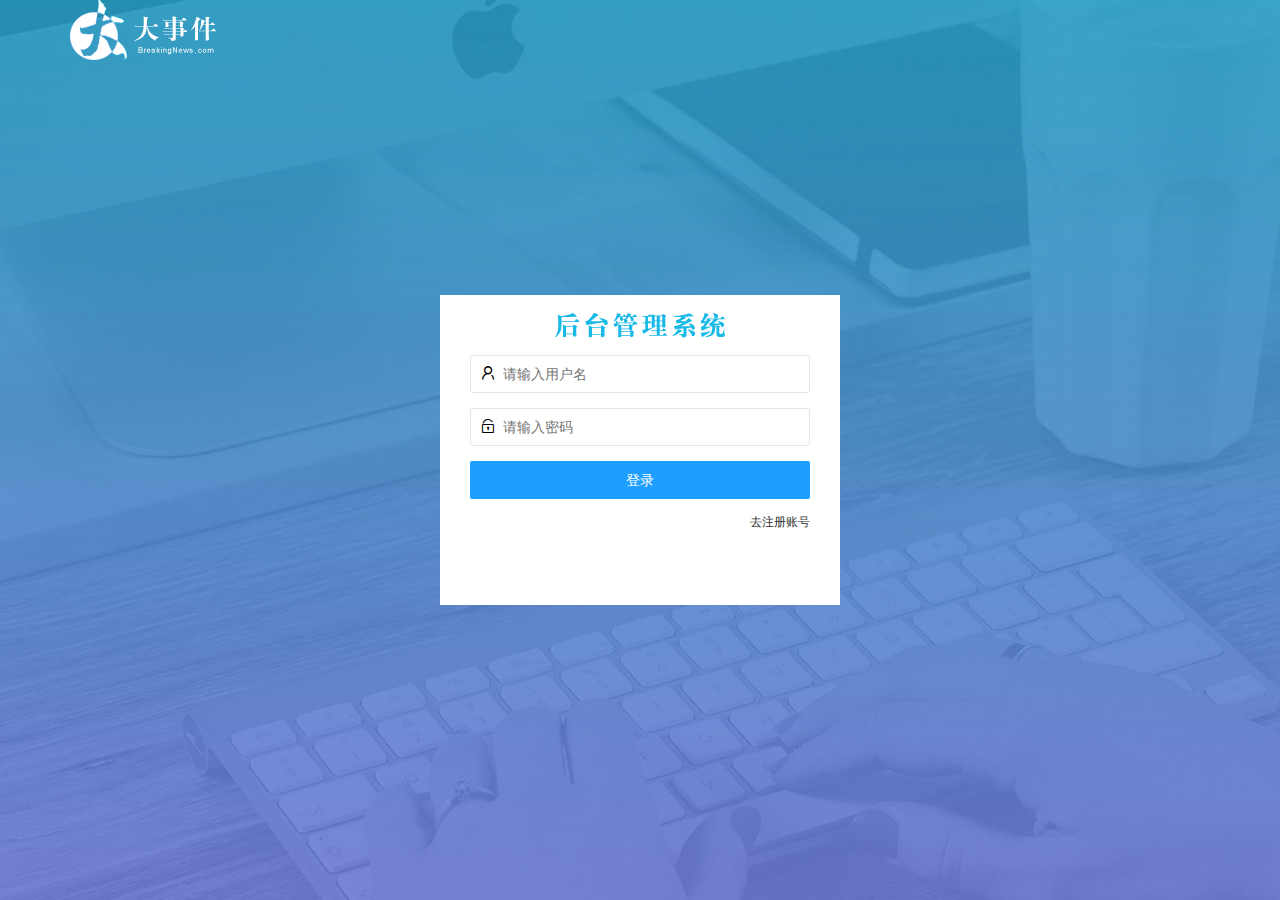
<file: login.html>
<!DOCTYPE html>
<html lang="en">

<head>
    <meta charset="UTF-8" />
    <meta http-equiv="X-UA-Compatible" content="IE=edge" />
    <meta name="viewport" content="width=device-width, initial-scale=1.0" />
    <title>大事件-登录</title>
    <!-- 导入 LayUI 样式 -->
    <link rel="stylesheet" href="/assets/lib/layui/css/layui.css" />
    <!-- 导入自定义样式 -->
    <link rel="stylesheet" href="/assets/css/login.css" />
</head>

<body>
    <!-- 头部 logo 区域 -->
    <div class="layui-main">
        <img src="/assets/images/logo.png" alt="" />
    </div>

    <!-- 登录注册区域 -->
    <div class="loginAndRegBox">
        <!-- 登录标题 -->
        <div class="title-box"></div>
        <!-- 登录 -->
        <div class="login-box">
            <form class="layui-form" id="form_login">

                <!-- 用户名 -->
                <div class="layui-form-item">
                    <i class="layui-icon layui-icon-username"></i>
                    <input type="text" name="username" required lay-verify="required" placeholder="请输入用户名"
                        autocomplete="off" class="layui-input" />
                </div>

                <!-- 密码 -->
                <div class="layui-form-item">
                    <i class="layui-icon layui-icon-password"></i>
                    <input type="password" name="password" required lay-verify="required" placeholder="请输入密码"
                        autocomplete="off" class="layui-input" />
                </div>

                <!-- 登录按钮 -->
                <div class="layui-form-item">
                    <!-- 注意：表单提交按钮和普通按钮的区别，就是 lay-submit 属性 -->
                    <button class="layui-btn layui-btn-normal layui-btn-fluid" lay-submit>
                        登录
                    </button>
                </div>
                <div class="layui-form-item link">
                    <a href="javascript:;" id="link_reg">去注册账号</a>
                </div>
            </form>
        </div>
        <!-- 注册 -->
        <div class="reg-box">
            <form class="layui-form" id="form_reg">
                <!-- 用户名 -->
                <div class="layui-form-item">
                    <i class="layui-icon layui-icon-username"></i>
                    <input type="text" name="username" required lay-verify="required" placeholder="请输入用户名"
                        autocomplete="off" class="layui-input" />
                </div>

                <!-- 密码 -->
                <div class="layui-form-item">
                    <i class="layui-icon layui-icon-password"></i>
                    <input type="password" name="password" required lay-verify="required|pwd" placeholder="请输入密码"
                        autocomplete="off" class="layui-input" />
                </div>

                <!-- 确认密码 -->
                <div class="layui-form-item">
                    <i class="layui-icon layui-icon-password"></i>
                    <input type="password" name="repassword" required lay-verify="required|pwd|repwd" placeholder="再次确认密码"
                        autocomplete="off" class="layui-input" />
                </div>

                <!-- 注册按钮 -->
                <div class="layui-form-item">
                    <!-- 注意：表单提交按钮和普通按钮的区别，就是 lay-submit 属性 -->
                    <button class="layui-btn layui-btn-normal layui-btn-fluid" lay-submit>
                        注册
                    </button>
                </div>
                <div class="layui-form-item link">
                    <a href="javascript:;" id="link_login">去登录</a>
                </div>
            </form>
        </div>
    </div>
</body>
<!-- 引入 layui 的js -->
<script src="/assets/lib/layui/layui.all.js"></script>
<!-- 引入 jQuery -->
<script src="/assets/lib/jquery.js"></script>
<script src="/assets/js/baseAPI.js"></script>
<!-- 引入自己的js -->
<script src="/assets/js/login.js"></script>

</html>
</file>
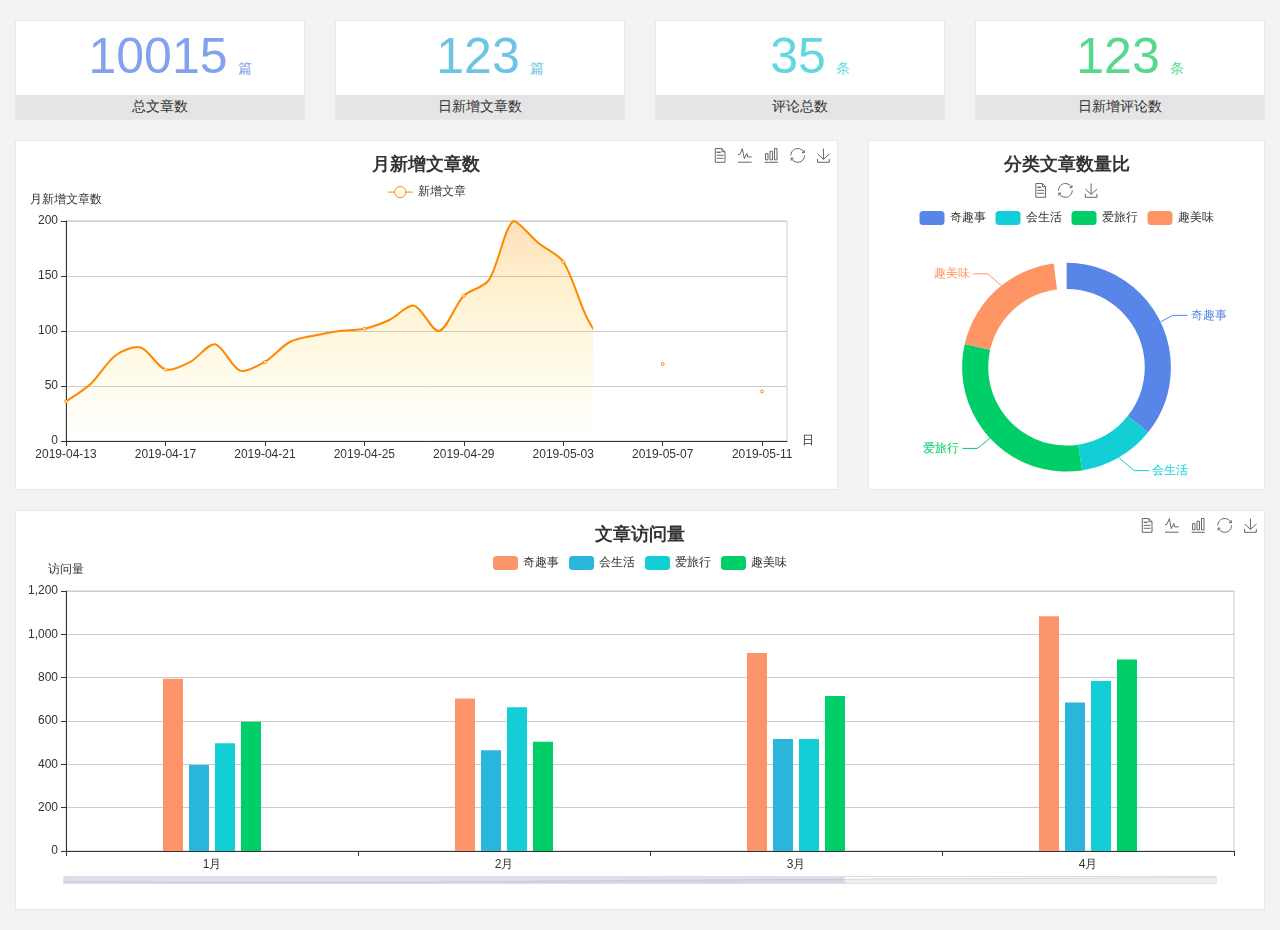
<file: home/dashboard.html>
<!DOCTYPE html>
<html lang="en">

<head>
  <meta charset="UTF-8">
  <meta name="viewport" content="width=device-width, initial-scale=1.0">
  <meta http-equiv="X-UA-Compatible" content="ie=edge">
  <title>图表统计</title>
  <link rel="stylesheet" href="../../assets/lib/bootstrap.css" />
  <link rel="stylesheet" href="../../assets/lib/main.css" />
  <script src="../../assets/lib/jquery.js"></script>
  <script type="text/javascript" src="../../assets/lib/echarts.min.js"></script>
</head>

<body>
  <div class="container-fluid">
    <div class="row spannel_list">
      <div class="col-sm-3 col-xs-6">
        <div class="spannel">
          <em>10015</em><span>篇</span>
          <b>总文章数</b>
        </div>
      </div>
      <div class="col-sm-3 col-xs-6">
        <div class="spannel scolor01">
          <em>123</em><span>篇</span>
          <b>日新增文章数</b>
        </div>
      </div>
      <div class="col-sm-3 col-xs-6">
        <div class="spannel scolor02">
          <em>35</em><span>条</span>
          <b>评论总数</b>
        </div>
      </div>
      <div class="col-sm-3 col-xs-6">
        <div class="spannel scolor03">
          <em>123</em><span>条</span>
          <b>日新增评论数</b>
        </div>
      </div>
    </div>
  </div>

  <div class="container-fluid">
    <div class="row curve-pie">
      <div class="col-lg-8 col-md-8">
        <div class="gragh_pannel" id="curve_show"></div>
      </div>
      <div class="col-lg-4 col-md-4">
        <div class="gragh_pannel" id="pie_show"></div>
      </div>
    </div>
  </div>

  <div class="container-fluid">
    <div class="column_pannel" id="column_show"></div>
  </div>

  <script>
    var oChart = echarts.init(document.getElementById('curve_show'));
    var aList_all = [
      { 'count': 36, 'date': '2019-04-13' },
      { 'count': 52, 'date': '2019-04-14' },
      { 'count': 78, 'date': '2019-04-15' },
      { 'count': 85, 'date': '2019-04-16' },
      { 'count': 65, 'date': '2019-04-17' },
      { 'count': 72, 'date': '2019-04-18' },
      { 'count': 88, 'date': '2019-04-19' },
      { 'count': 64, 'date': '2019-04-20' },
      { 'count': 72, 'date': '2019-04-21' },
      { 'count': 90, 'date': '2019-04-22' },
      { 'count': 96, 'date': '2019-04-23' },
      { 'count': 100, 'date': '2019-04-24' },
      { 'count': 102, 'date': '2019-04-25' },
      { 'count': 110, 'date': '2019-04-26' },
      { 'count': 123, 'date': '2019-04-27' },
      { 'count': 100, 'date': '2019-04-28' },
      { 'count': 132, 'date': '2019-04-29' },
      { 'count': 146, 'date': '2019-04-30' },
      { 'count': 200, 'date': '2019-05-01' },
      { 'count': 180, 'date': '2019-05-02' },
      { 'count': 163, 'date': '2019-05-03' },
      { 'count': 110, 'date': '2019-05-04' },
      { 'count': 80, 'date': '2019-05-05' },
      { 'count': 82, 'date': '2019-05-06' },
      { 'count': 70, 'date': '2019-05-07' },
      { 'count': 65, 'date': '2019-05-08' },
      { 'count': 54, 'date': '2019-05-09' },
      { 'count': 40, 'date': '2019-05-10' },
      { 'count': 45, 'date': '2019-05-11' },
      { 'count': 38, 'date': '2019-05-12' },
    ];

    let aCount = [];
    let aDate = [];

    for (var i = 0; i < aList_all.length; i++) {
      aCount.push(aList_all[i].count);
      aDate.push(aList_all[i].date);
    }

    var chartopt = {
      title: {
        text: '月新增文章数',
        left: 'center',
        top: '10'
      },
      tooltip: {
        trigger: 'axis'
      },
      legend: {
        data: ['新增文章'],
        top: '40'
      },
      toolbox: {
        show: true,
        feature: {
          mark: { show: true },
          dataView: { show: true, readOnly: false },
          magicType: { show: true, type: ['line', 'bar'] },
          restore: { show: true },
          saveAsImage: { show: true }
        }
      },
      calculable: true,
      xAxis: [
        {
          name: '日',
          type: 'category',
          boundaryGap: false,
          data: aDate
        }
      ],
      yAxis: [
        {
          name: '月新增文章数',
          type: 'value'
        }
      ],
      series: [
        {
          name: '新增文章',
          type: 'line',
          smooth: true,
          itemStyle: { normal: { areaStyle: { type: 'default' }, color: '#f80' }, lineStyle: { color: '#f80' } },
          data: aCount
        }],
      areaStyle: {
        normal: {
          color: new echarts.graphic.LinearGradient(0, 0, 0, 1, [{
            offset: 0,
            color: 'rgba(255,136,0,0.39)'
          }, {
            offset: .34,
            color: 'rgba(255,180,0,0.25)'
          }, {
            offset: 1,
            color: 'rgba(255,222,0,0.00)'
          }])

        }
      },
      grid: {
        show: true,
        x: 50,
        x2: 50,
        y: 80,
        height: 220
      }
    };

    oChart.setOption(chartopt);


    var oPie = echarts.init(document.getElementById('pie_show'));
    var oPieopt =
    {
      title: {
        top: 10,
        text: '分类文章数量比',
        x: 'center'
      },
      tooltip: {
        trigger: 'item',
        formatter: "{a} <br/>{b} : {c} ({d}%)"
      },
      color: ['#5885e8', '#13cfd5', '#00ce68', '#ff9565'],
      legend: {
        x: 'center',
        top: 65,
        data: ['奇趣事', '会生活', '爱旅行', '趣美味']
      },
      toolbox: {
        show: true,
        x: 'center',
        top: 35,
        feature: {
          mark: { show: true },
          dataView: { show: true, readOnly: false },
          magicType: {
            show: true,
            type: ['pie', 'funnel'],
            option: {
              funnel: {
                x: '25%',
                width: '50%',
                funnelAlign: 'left',
                max: 1548
              }
            }
          },
          restore: { show: true },
          saveAsImage: { show: true }
        }
      },
      calculable: true,
      series: [
        {
          name: '访问来源',
          type: 'pie',
          radius: ['45%', '60%'],
          center: ['50%', '65%'],
          data: [
            { value: 300, name: '奇趣事' },
            { value: 100, name: '会生活' },
            { value: 260, name: '爱旅行' },
            { value: 180, name: '趣美味' }
          ]
        }
      ]
    };
    oPie.setOption(oPieopt);



    var oColumn = this.echarts.init(document.getElementById('column_show'));
    var oColumnopt =
    {
      title: {
        text: '文章访问量',
        left: 'center',
        top: '10'
      },
      tooltip: {
        trigger: 'axis'
      },
      legend: {
        data: ['奇趣事', '会生活', '爱旅行', '趣美味'],
        top: '40'
      },
      toolbox: {
        show: true,
        feature: {
          mark: { show: true },
          dataView: { show: true, readOnly: false },
          magicType: { show: true, type: ['line', 'bar'] },
          restore: { show: true },
          saveAsImage: { show: true }
        }
      },
      calculable: true,
      xAxis: [
        {
          type: 'category',
          data: ['1月', '2月', '3月', '4月', '5月']
        }
      ],
      yAxis: [
        {
          name: '访问量',
          type: 'value'
        }
      ],
      series: [
        {
          name: '奇趣事',
          type: 'bar',
          barWidth: 20,
          itemStyle: {
            normal: { areaStyle: { type: 'default' }, color: '#fd956a' }
          },
          data: [800, 708, 920, 1090, 1200]
        },
        {
          name: '会生活',
          type: 'bar',
          barWidth: 20,
          itemStyle: {
            normal: { areaStyle: { type: 'default' }, color: '#2bb6db' }
          },
          data: [400, 468, 520, 690, 800]
        },
        {
          name: '爱旅行',
          type: 'bar',
          barWidth: 20,
          itemStyle: {
            normal: { areaStyle: { type: 'default' }, color: '#13cfd5' }
          },
          data: [500, 668, 520, 790, 900]
        },
        {
          name: '趣美味',
          type: 'bar',
          barWidth: 20,
          itemStyle: {
            normal: { areaStyle: { type: 'default' }, color: '#00ce68' }
          },
          data: [600, 508, 720, 890, 1000]
        }
      ],
      grid: {
        show: true,
        x: 50,
        x2: 30,
        y: 80,
        height: 260
      },
      dataZoom: [//给x轴设置滚动条
        {
          start: 0,//默认为0
          end: 100 - 1000 / 31,//默认为100
          type: 'slider',
          show: true,
          xAxisIndex: [0],
          handleSize: 0,//滑动条的 左右2个滑动条的大小
          height: 8,//组件高度
          left: 45, //左边的距离
          right: 50,//右边的距离
          bottom: 26,//右边的距离
          handleColor: '#ddd',//h滑动图标的颜色
          handleStyle: {
            borderColor: "#cacaca",
            borderWidth: "1",
            shadowBlur: 2,
            background: "#ddd",
            shadowColor: "#ddd",
          }
        }]
    };
    oColumn.setOption(oColumnopt);
  </script>
</body>

</html>
</file>
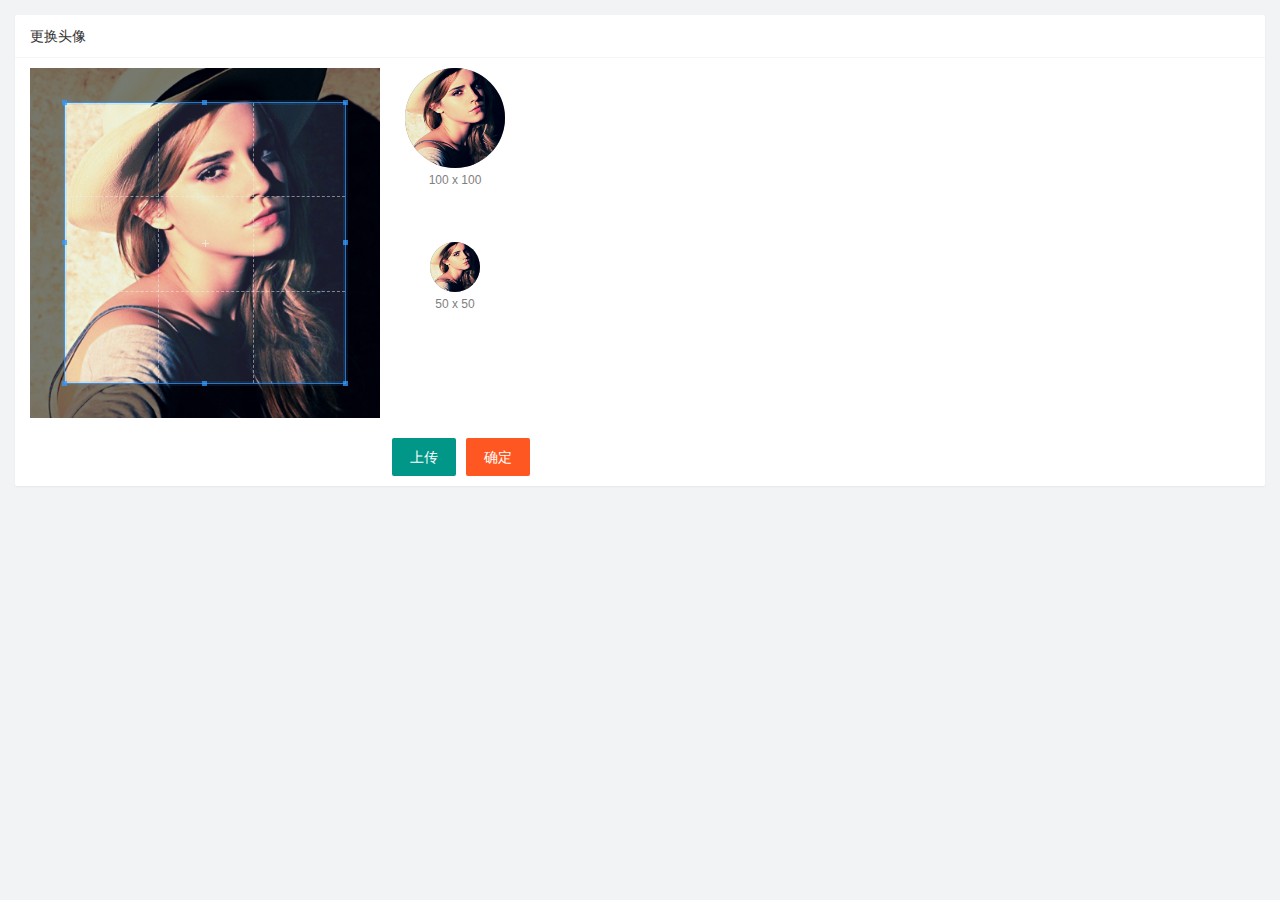
<file: user/user_avatar.html>
<!DOCTYPE html>
<html lang="en">

<head>
    <meta charset="UTF-8" />
    <meta http-equiv="X-UA-Compatible" content="IE=edge" />
    <meta name="viewport" content="width=device-width, initial-scale=1.0" />
    <title>Document</title>
    <link rel="stylesheet" href="/assets/lib/layui/css/layui.css" />
    <link rel="stylesheet" href="/assets/lib/cropper/cropper.css">
    <link rel="stylesheet" href="/assets/css/user/user_avatar.css" />
</head>

<body>
    <div class="layui-card">
        <div class="layui-card-header">更换头像</div>
        <div class="layui-card-body">
            <!-- 第一行的图片裁剪和预览区域 -->
            <div class="row1">
                <!-- 图片裁剪区域 -->
                <div class="cropper-box">
                    <!-- 这个 img 标签很重要，将来会把它初始化为裁剪区域 -->
                    <img id="image" src="/assets/images/sample.jpg" />
                </div>
                <!-- 图片的预览区域 -->
                <div class="preview-box">
                    <div>
                        <!-- 宽高为 100px 的预览区域 -->
                        <div class="img-preview w100"></div>
                        <p class="size">100 x 100</p>
                    </div>
                    <div>
                        <!-- 宽高为 50px 的预览区域 -->
                        <div class="img-preview w50"></div>
                        <p class="size">50 x 50</p>
                    </div>
                </div>
            </div>
            <!-- 第二行的按钮区域 -->
            <div class="row2">
                <input type="file" id="file" accept="image/png,image/jpeg" />
                <button type="button" class="layui-btn" id="btnChooseImage">上传</button>
                <button type="button" class="layui-btn layui-btn-danger" id="btnUpload">确定</button>
            </div>
        </div>
    </div>
</body>
<script src="/assets/lib/layui/layui.all.js"></script>
<script src="/assets/lib/jquery.js"></script>
<script src="/assets/lib/cropper/Cropper.js"></script>
<script src="/assets/lib/cropper/jquery-cropper.js"></script>
<script src="/assets/js/baseAPI.js"></script>
<script src="/assets/js/user/user_avatar.js"></script>
</html>
</file>
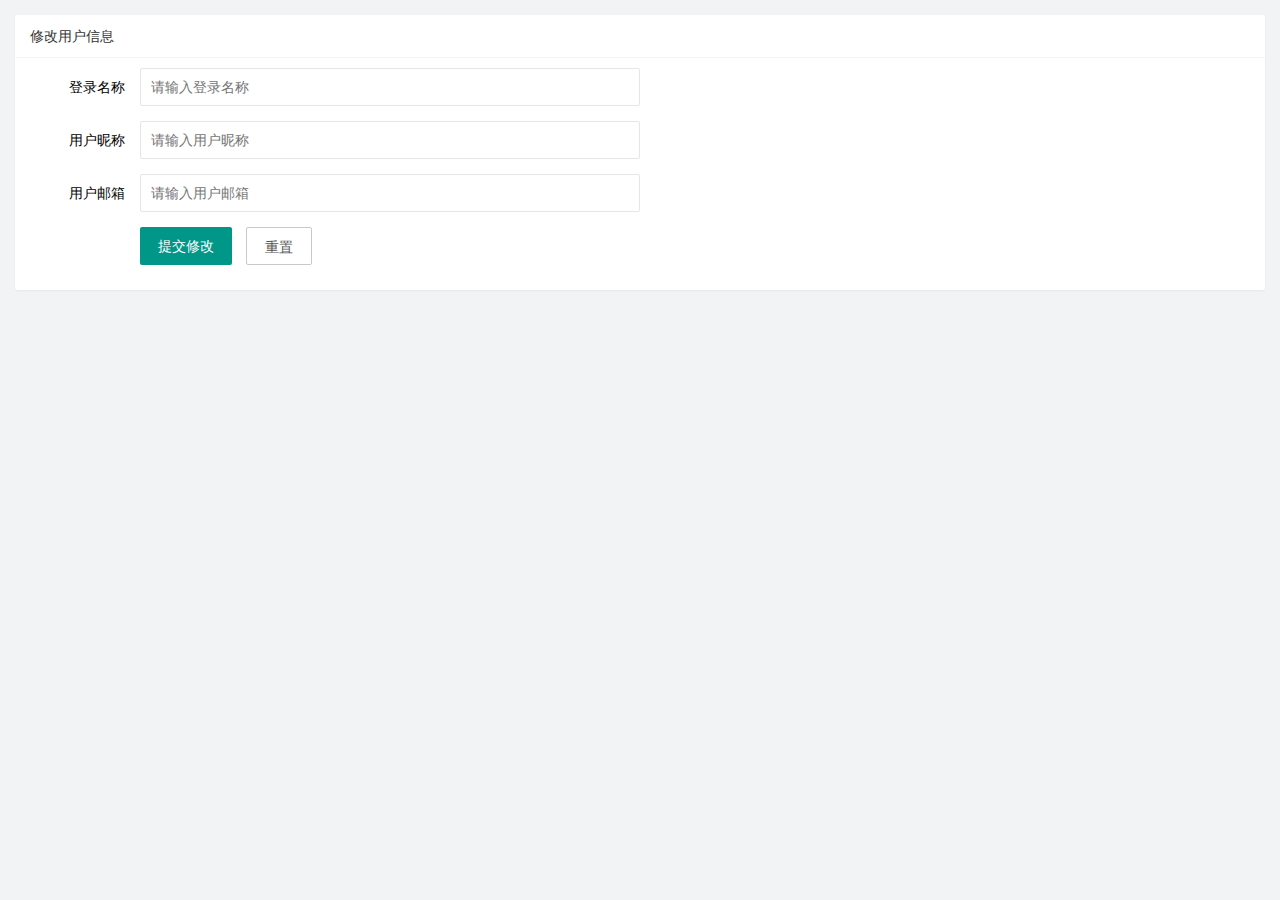
<file: user/user_info.html>
<!DOCTYPE html>
<html lang="en">
  <head>
    <meta charset="UTF-8" />
    <meta http-equiv="X-UA-Compatible" content="IE=edge" />
    <meta name="viewport" content="width=device-width, initial-scale=1.0" />
    <title>Document</title>
    <link rel="stylesheet" href="/assets/lib/layui/css/layui.css" />
    <link rel="stylesheet" href="/assets/css/user/user_info.css" />
  </head>
  <body>
    <div class="layui-card">
        <div class="layui-card-header">修改用户信息</div>
        <div class="layui-card-body">
            <!-- form 表单 -->
            <form class="layui-form" lay-filter="formUserInfo">
              <!-- 隐藏域 -->
              <input type="hidden" name="id">  
              <div class="layui-form-item">
                <label class="layui-form-label">登录名称</label>
                <div class="layui-input-block">
                  <input
                    type="text"
                    name="username"
                    required
                    readonly
                    lay-verify="required"
                    placeholder="请输入登录名称"
                    autocomplete="off"
                    class="layui-input"
                  />
                </div>
              </div>
              <div class="layui-form-item">
                <label class="layui-form-label">用户昵称</label>
                <div class="layui-input-block">
                  <input
                    type="text"
                    name="nickname"
                    required
                    lay-verify="required|nickname"
                    placeholder="请输入用户昵称"
                    autocomplete="off"
                    class="layui-input"
                  />
                </div>
              </div>
              <div class="layui-form-item">
                <label class="layui-form-label">用户邮箱</label>
                <div class="layui-input-block">
                  <input
                    type="text"
                    name="email"
                    required
                    lay-verify="required|email"
                    placeholder="请输入用户邮箱"
                    autocomplete="off"
                    class="layui-input"
                  />
                </div>
              </div>
              <div class="layui-form-item">
                <div class="layui-input-block">
                  <button class="layui-btn" lay-submit lay-filter="formDemo">
                    提交修改
                  </button>
                  <button type="reset" class="layui-btn layui-btn-primary" id="btnReset">重置</button>
                </div>
              </div>
            </form>
        </div>
    </div>
  </body>
  <script src="/assets/lib/layui/layui.all.js"></script>
<script src="/assets/lib/jquery.js"></script>
<script src="/assets/js/baseAPI.js"></script>
<script src="/assets/js/user/user_info.js"></script>
</html>
</file>
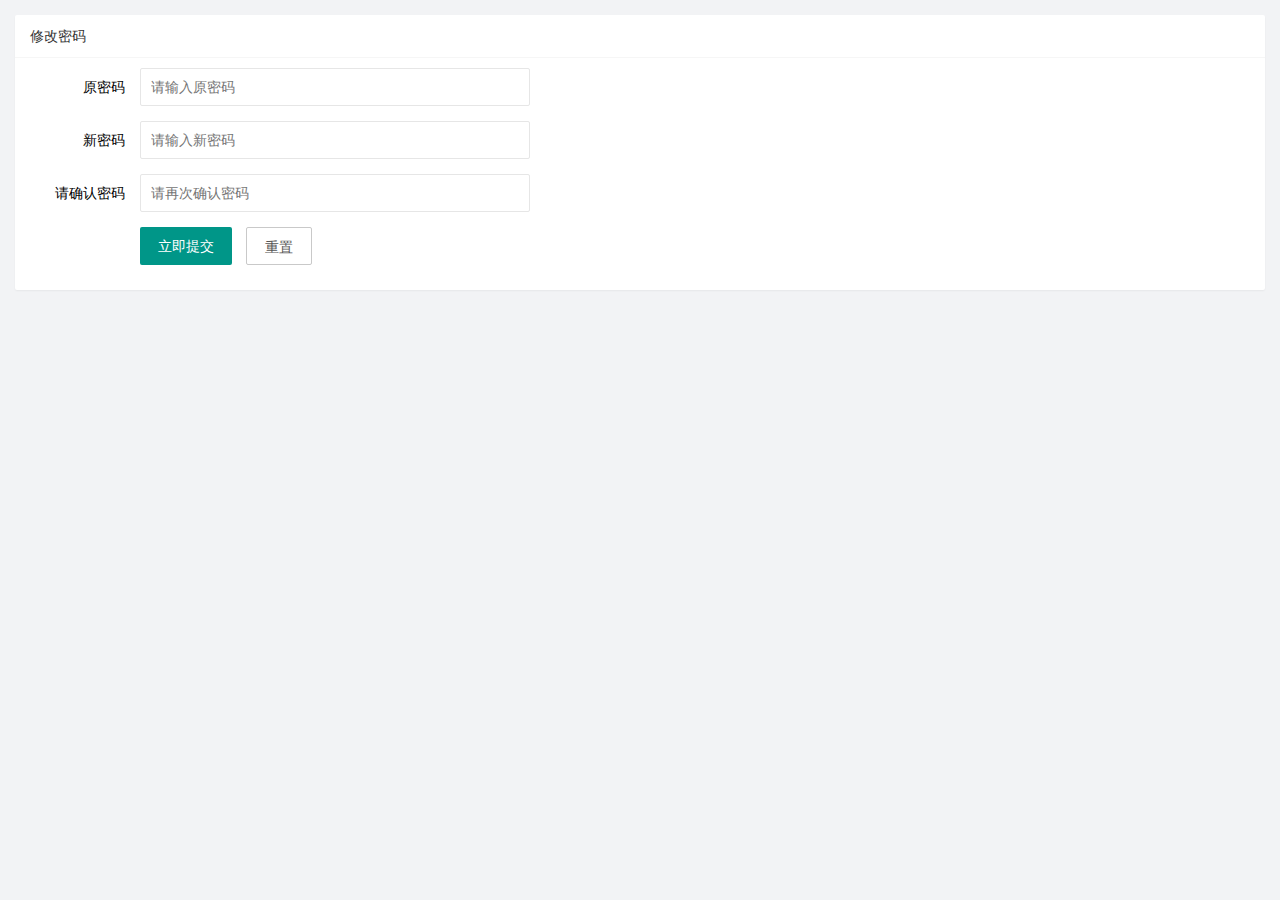
<file: user/user_pwd.html>
<!DOCTYPE html>
<html lang="en">
  <head>
    <meta charset="UTF-8" />
    <meta http-equiv="X-UA-Compatible" content="IE=edge" />
    <meta name="viewport" content="width=device-width, initial-scale=1.0" />
    <title>Document</title>
    <link rel="stylesheet" href="/assets/lib/layui/css/layui.css" />
    <link rel="stylesheet" href="/assets/css/user/user_pwd.css" />
  </head>
  <body>
    <div class="layui-card">
      <div class="layui-card-header">修改密码</div>
      <div class="layui-card-body">
        <form class="layui-form" action="">
          <div class="layui-form-item">
            <label class="layui-form-label">原密码</label>
            <div class="layui-input-block">
              <input
                type="password"
                name="oldPwd"
                required
                lay-verify="required|pwd"
                placeholder="请输入原密码"
                autocomplete="off"
                class="layui-input"
              />
            </div>
          </div>
          <div class="layui-form-item">
            <label class="layui-form-label">新密码</label>
            <div class="layui-input-block">
              <input
                type="password"
                name="newPwd"
                required
                lay-verify="required|pwd|samePwd"
                placeholder="请输入新密码"
                autocomplete="off"
                class="layui-input"
              />
            </div>
          </div>
          <div class="layui-form-item">
            <label class="layui-form-label">请确认密码</label>
            <div class="layui-input-block">
              <input
                type="password"
                name="rePwd"
                required
                lay-verify="required|pwd|rePwd"
                placeholder="请再次确认密码"
                autocomplete="off"
                class="layui-input"
              />
            </div>
          </div>
          <div class="layui-form-item">
            <div class="layui-input-block">
              <button class="layui-btn" lay-submit lay-filter="formDemo">
                立即提交
              </button>
              <button type="reset" class="layui-btn layui-btn-primary">
                重置
              </button>
            </div>
          </div>
        </form>
      </div>
    </div>
  </body>
  <!-- 导入 layui 的 js -->
<script src="/assets/lib/layui/layui.all.js"></script>
<!-- 导入 jQuery -->
<script src="/assets/lib/jquery.js"></script>
<!-- 导入 baseAPI -->
<script src="/assets/js/baseAPI.js"></script>
<!-- 导入自己的 js -->
<script src="/assets/js/user/user_pwd.js"></script>
</html>
</file>
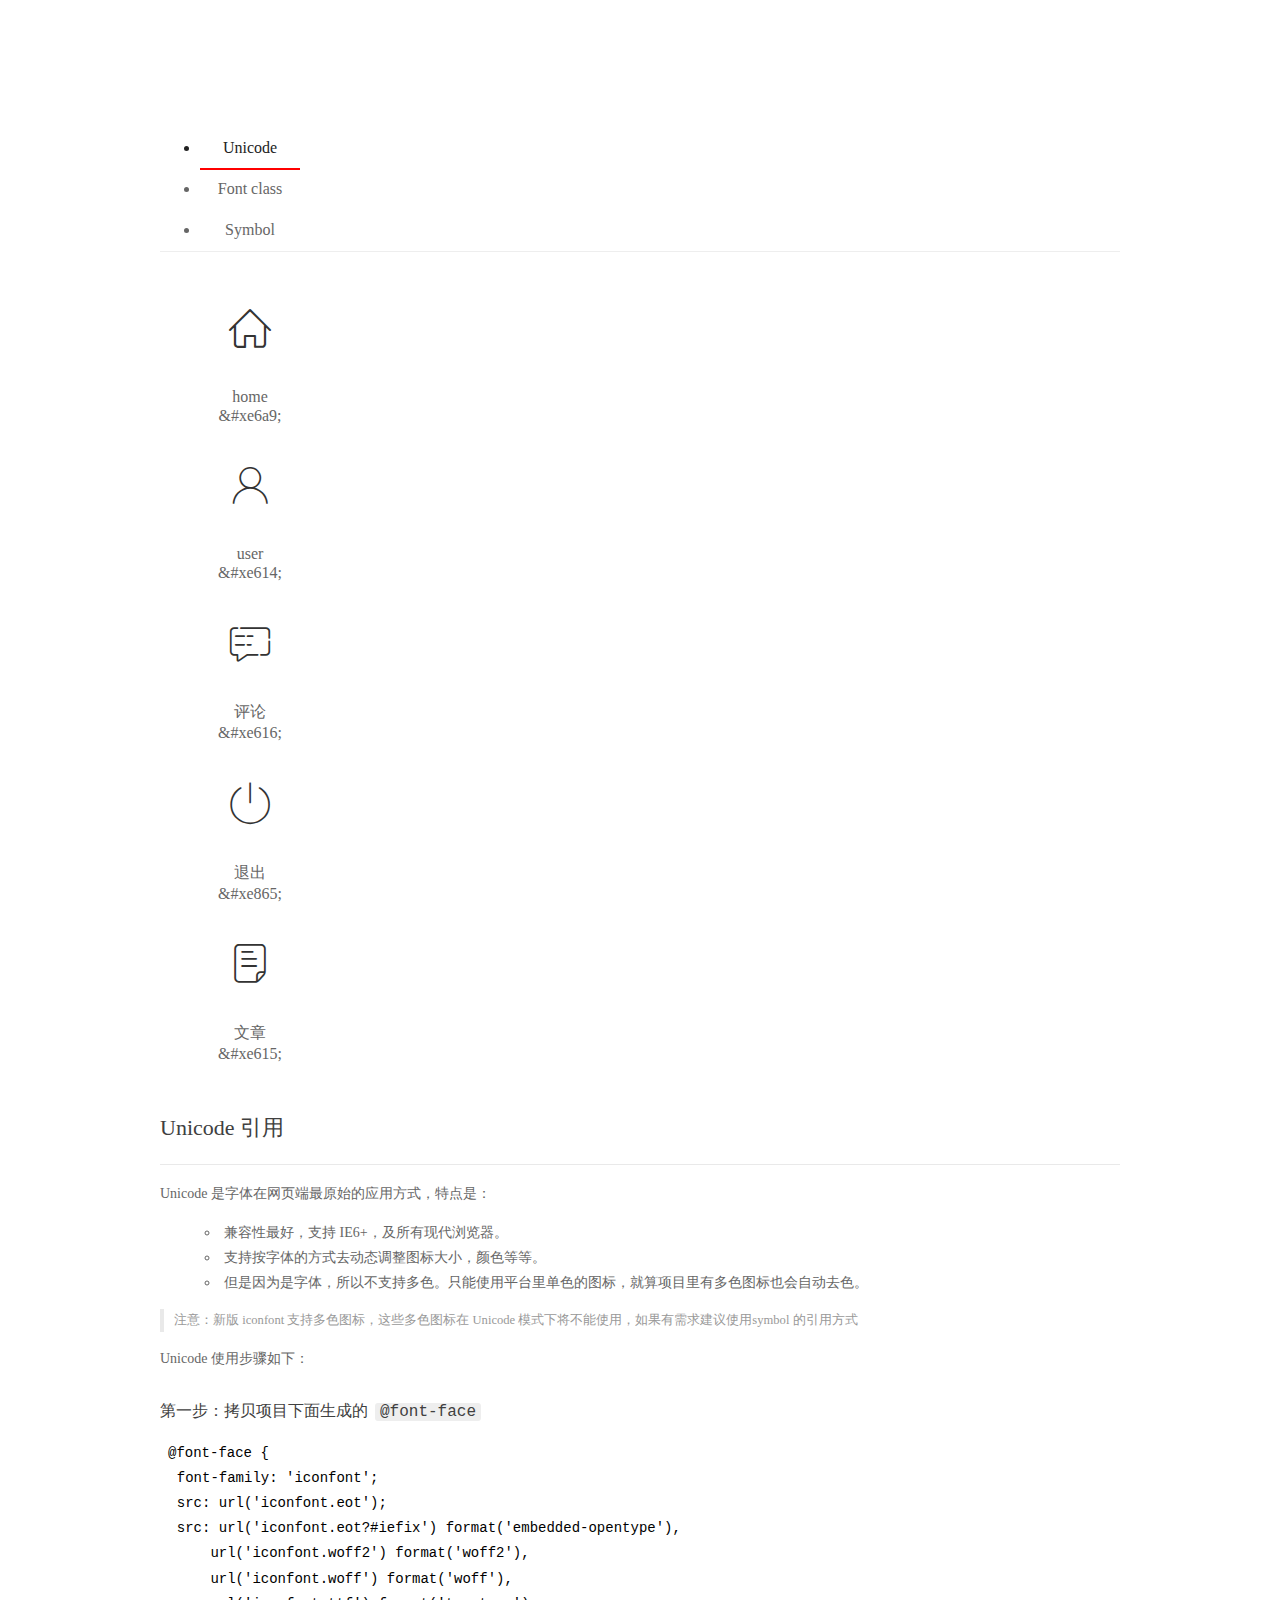
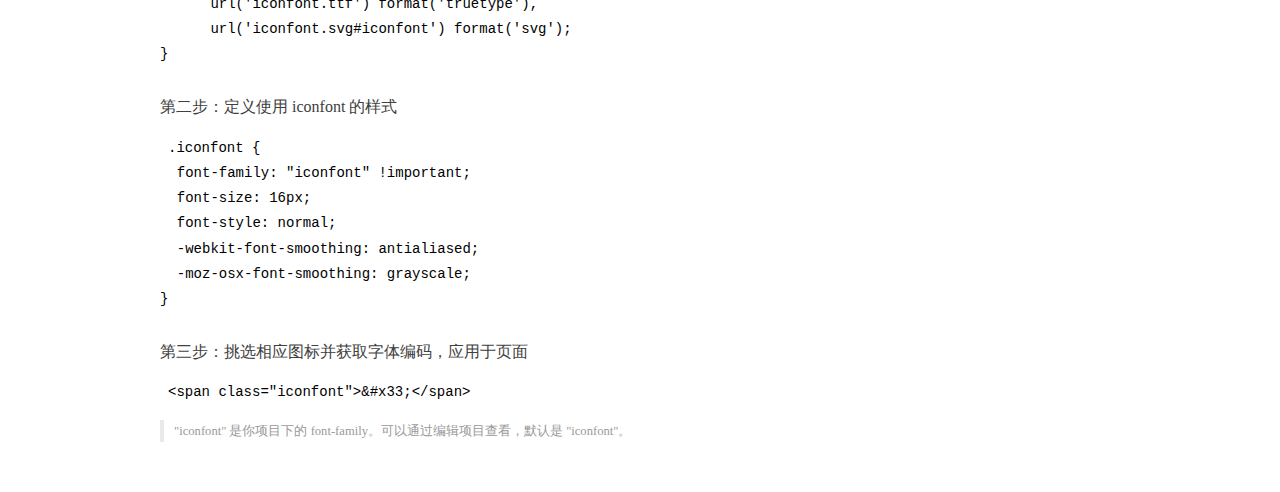
<file: assets/fonts/demo_index.html>
<!DOCTYPE html>
<html>
<head>
  <meta charset="utf-8"/>
  <title>IconFont Demo</title>
  <link rel="shortcut icon" href="https://gtms04.alicdn.com/tps/i4/TB1_oz6GVXXXXaFXpXXJDFnIXXX-64-64.ico" type="image/x-icon"/>
  <link rel="stylesheet" href="https://g.alicdn.com/thx/cube/1.3.2/cube.min.css">
  <link rel="stylesheet" href="demo.css">
  <link rel="stylesheet" href="iconfont.css">
  <script src="iconfont.js"></script>
  <!-- jQuery -->
  <script src="https://a1.alicdn.com/oss/uploads/2018/12/26/7bfddb60-08e8-11e9-9b04-53e73bb6408b.js"></script>
  <!-- 代码高亮 -->
  <script src="https://a1.alicdn.com/oss/uploads/2018/12/26/a3f714d0-08e6-11e9-8a15-ebf944d7534c.js"></script>
</head>
<body>
  <div class="main">
    <h1 class="logo"><a href="https://www.iconfont.cn/" title="iconfont 首页" target="_blank">&#xe86b;</a></h1>
    <div class="nav-tabs">
      <ul id="tabs" class="dib-box">
        <li class="dib active"><span>Unicode</span></li>
        <li class="dib"><span>Font class</span></li>
        <li class="dib"><span>Symbol</span></li>
      </ul>
      
    </div>
    <div class="tab-container">
      <div class="content unicode" style="display: block;">
          <ul class="icon_lists dib-box">
          
            <li class="dib">
              <span class="icon iconfont">&#xe6a9;</span>
                <div class="name">home</div>
                <div class="code-name">&amp;#xe6a9;</div>
              </li>
          
            <li class="dib">
              <span class="icon iconfont">&#xe614;</span>
                <div class="name">user</div>
                <div class="code-name">&amp;#xe614;</div>
              </li>
          
            <li class="dib">
              <span class="icon iconfont">&#xe616;</span>
                <div class="name">评论</div>
                <div class="code-name">&amp;#xe616;</div>
              </li>
          
            <li class="dib">
              <span class="icon iconfont">&#xe865;</span>
                <div class="name">退出</div>
                <div class="code-name">&amp;#xe865;</div>
              </li>
          
            <li class="dib">
              <span class="icon iconfont">&#xe615;</span>
                <div class="name">文章</div>
                <div class="code-name">&amp;#xe615;</div>
              </li>
          
          </ul>
          <div class="article markdown">
          <h2 id="unicode-">Unicode 引用</h2>
          <hr>

          <p>Unicode 是字体在网页端最原始的应用方式，特点是：</p>
          <ul>
            <li>兼容性最好，支持 IE6+，及所有现代浏览器。</li>
            <li>支持按字体的方式去动态调整图标大小，颜色等等。</li>
            <li>但是因为是字体，所以不支持多色。只能使用平台里单色的图标，就算项目里有多色图标也会自动去色。</li>
          </ul>
          <blockquote>
            <p>注意：新版 iconfont 支持多色图标，这些多色图标在 Unicode 模式下将不能使用，如果有需求建议使用symbol 的引用方式</p>
          </blockquote>
          <p>Unicode 使用步骤如下：</p>
          <h3 id="-font-face">第一步：拷贝项目下面生成的 <code>@font-face</code></h3>
<pre><code class="language-css"
>@font-face {
  font-family: 'iconfont';
  src: url('iconfont.eot');
  src: url('iconfont.eot?#iefix') format('embedded-opentype'),
      url('iconfont.woff2') format('woff2'),
      url('iconfont.woff') format('woff'),
      url('iconfont.ttf') format('truetype'),
      url('iconfont.svg#iconfont') format('svg');
}
</code></pre>
          <h3 id="-iconfont-">第二步：定义使用 iconfont 的样式</h3>
<pre><code class="language-css"
>.iconfont {
  font-family: "iconfont" !important;
  font-size: 16px;
  font-style: normal;
  -webkit-font-smoothing: antialiased;
  -moz-osx-font-smoothing: grayscale;
}
</code></pre>
          <h3 id="-">第三步：挑选相应图标并获取字体编码，应用于页面</h3>
<pre>
<code class="language-html"
>&lt;span class="iconfont"&gt;&amp;#x33;&lt;/span&gt;
</code></pre>
          <blockquote>
            <p>"iconfont" 是你项目下的 font-family。可以通过编辑项目查看，默认是 "iconfont"。</p>
          </blockquote>
          </div>
      </div>
      <div class="content font-class">
        <ul class="icon_lists dib-box">
          
          <li class="dib">
            <span class="icon iconfont icon-home"></span>
            <div class="name">
              home
            </div>
            <div class="code-name">.icon-home
            </div>
          </li>
          
          <li class="dib">
            <span class="icon iconfont icon-user"></span>
            <div class="name">
              user
            </div>
            <div class="code-name">.icon-user
            </div>
          </li>
          
          <li class="dib">
            <span class="icon iconfont icon-pinglun"></span>
            <div class="name">
              评论
            </div>
            <div class="code-name">.icon-pinglun
            </div>
          </li>
          
          <li class="dib">
            <span class="icon iconfont icon-tuichu"></span>
            <div class="name">
              退出
            </div>
            <div class="code-name">.icon-tuichu
            </div>
          </li>
          
          <li class="dib">
            <span class="icon iconfont icon-16"></span>
            <div class="name">
              文章
            </div>
            <div class="code-name">.icon-16
            </div>
          </li>
          
        </ul>
        <div class="article markdown">
        <h2 id="font-class-">font-class 引用</h2>
        <hr>

        <p>font-class 是 Unicode 使用方式的一种变种，主要是解决 Unicode 书写不直观，语意不明确的问题。</p>
        <p>与 Unicode 使用方式相比，具有如下特点：</p>
        <ul>
          <li>兼容性良好，支持 IE8+，及所有现代浏览器。</li>
          <li>相比于 Unicode 语意明确，书写更直观。可以很容易分辨这个 icon 是什么。</li>
          <li>因为使用 class 来定义图标，所以当要替换图标时，只需要修改 class 里面的 Unicode 引用。</li>
          <li>不过因为本质上还是使用的字体，所以多色图标还是不支持的。</li>
        </ul>
        <p>使用步骤如下：</p>
        <h3 id="-fontclass-">第一步：引入项目下面生成的 fontclass 代码：</h3>
<pre><code class="language-html">&lt;link rel="stylesheet" href="./iconfont.css"&gt;
</code></pre>
        <h3 id="-">第二步：挑选相应图标并获取类名，应用于页面：</h3>
<pre><code class="language-html">&lt;span class="iconfont icon-xxx"&gt;&lt;/span&gt;
</code></pre>
        <blockquote>
          <p>"
            iconfont" 是你项目下的 font-family。可以通过编辑项目查看，默认是 "iconfont"。</p>
        </blockquote>
      </div>
      </div>
      <div class="content symbol">
          <ul class="icon_lists dib-box">
          
            <li class="dib">
                <svg class="icon svg-icon" aria-hidden="true">
                  <use xlink:href="#icon-home"></use>
                </svg>
                <div class="name">home</div>
                <div class="code-name">#icon-home</div>
            </li>
          
            <li class="dib">
                <svg class="icon svg-icon" aria-hidden="true">
                  <use xlink:href="#icon-user"></use>
                </svg>
                <div class="name">user</div>
                <div class="code-name">#icon-user</div>
            </li>
          
            <li class="dib">
                <svg class="icon svg-icon" aria-hidden="true">
                  <use xlink:href="#icon-pinglun"></use>
                </svg>
                <div class="name">评论</div>
                <div class="code-name">#icon-pinglun</div>
            </li>
          
            <li class="dib">
                <svg class="icon svg-icon" aria-hidden="true">
                  <use xlink:href="#icon-tuichu"></use>
                </svg>
                <div class="name">退出</div>
                <div class="code-name">#icon-tuichu</div>
            </li>
          
            <li class="dib">
                <svg class="icon svg-icon" aria-hidden="true">
                  <use xlink:href="#icon-16"></use>
                </svg>
                <div class="name">文章</div>
                <div class="code-name">#icon-16</div>
            </li>
          
          </ul>
          <div class="article markdown">
          <h2 id="symbol-">Symbol 引用</h2>
          <hr>

          <p>这是一种全新的使用方式，应该说这才是未来的主流，也是平台目前推荐的用法。相关介绍可以参考这篇<a href="">文章</a>
            这种用法其实是做了一个 SVG 的集合，与另外两种相比具有如下特点：</p>
          <ul>
            <li>支持多色图标了，不再受单色限制。</li>
            <li>通过一些技巧，支持像字体那样，通过 <code>font-size</code>, <code>color</code> 来调整样式。</li>
            <li>兼容性较差，支持 IE9+，及现代浏览器。</li>
            <li>浏览器渲染 SVG 的性能一般，还不如 png。</li>
          </ul>
          <p>使用步骤如下：</p>
          <h3 id="-symbol-">第一步：引入项目下面生成的 symbol 代码：</h3>
<pre><code class="language-html">&lt;script src="./iconfont.js"&gt;&lt;/script&gt;
</code></pre>
          <h3 id="-css-">第二步：加入通用 CSS 代码（引入一次就行）：</h3>
<pre><code class="language-html">&lt;style&gt;
.icon {
  width: 1em;
  height: 1em;
  vertical-align: -0.15em;
  fill: currentColor;
  overflow: hidden;
}
&lt;/style&gt;
</code></pre>
          <h3 id="-">第三步：挑选相应图标并获取类名，应用于页面：</h3>
<pre><code class="language-html">&lt;svg class="icon" aria-hidden="true"&gt;
  &lt;use xlink:href="#icon-xxx"&gt;&lt;/use&gt;
&lt;/svg&gt;
</code></pre>
          </div>
      </div>

    </div>
  </div>
  <script>
  $(document).ready(function () {
      $('.tab-container .content:first').show()

      $('#tabs li').click(function (e) {
        var tabContent = $('.tab-container .content')
        var index = $(this).index()

        if ($(this).hasClass('active')) {
          return
        } else {
          $('#tabs li').removeClass('active')
          $(this).addClass('active')

          tabContent.hide().eq(index).fadeIn()
        }
      })
    })
  </script>
</body>
</html>
</file>
<file: assets/lib/layui/css/layui.css>
/** layui-v2.5.5 MIT License By https://www.layui.com */
 .layui-inline,img{display:inline-block;vertical-align:middle}h1,h2,h3,h4,h5,h6{font-weight:400}.layui-edge,.layui-header,.layui-inline,.layui-main{position:relative}.layui-body,.layui-edge,.layui-elip{overflow:hidden}.layui-btn,.layui-edge,.layui-inline,img{vertical-align:middle}.layui-btn,.layui-disabled,.layui-icon,.layui-unselect{-moz-user-select:none;-webkit-user-select:none;-ms-user-select:none}.layui-elip,.layui-form-checkbox span,.layui-form-pane .layui-form-label{text-overflow:ellipsis;white-space:nowrap}.layui-breadcrumb,.layui-tree-btnGroup{visibility:hidden}blockquote,body,button,dd,div,dl,dt,form,h1,h2,h3,h4,h5,h6,input,li,ol,p,pre,td,textarea,th,ul{margin:0;padding:0;-webkit-tap-highlight-color:rgba(0,0,0,0)}a:active,a:hover{outline:0}img{border:none}li{list-style:none}table{border-collapse:collapse;border-spacing:0}h4,h5,h6{font-size:100%}button,input,optgroup,option,select,textarea{font-family:inherit;font-size:inherit;font-style:inherit;font-weight:inherit;outline:0}pre{white-space:pre-wrap;white-space:-moz-pre-wrap;white-space:-pre-wrap;white-space:-o-pre-wrap;word-wrap:break-word}body{line-height:24px;font:14px Helvetica Neue,Helvetica,PingFang SC,Tahoma,Arial,sans-serif}hr{height:1px;margin:10px 0;border:0;clear:both}a{color:#333;text-decoration:none}a:hover{color:#777}a cite{font-style:normal;*cursor:pointer}.layui-border-box,.layui-border-box *{box-sizing:border-box}.layui-box,.layui-box *{box-sizing:content-box}.layui-clear{clear:both;*zoom:1}.layui-clear:after{content:'\20';clear:both;*zoom:1;display:block;height:0}.layui-inline{*display:inline;*zoom:1}.layui-edge{display:inline-block;width:0;height:0;border-width:6px;border-style:dashed;border-color:transparent}.layui-edge-top{top:-4px;border-bottom-color:#999;border-bottom-style:solid}.layui-edge-right{border-left-color:#999;border-left-style:solid}.layui-edge-bottom{top:2px;border-top-color:#999;border-top-style:solid}.layui-edge-left{border-right-color:#999;border-right-style:solid}.layui-disabled,.layui-disabled:hover{color:#d2d2d2!important;cursor:not-allowed!important}.layui-circle{border-radius:100%}.layui-show{display:block!important}.layui-hide{display:none!important}@font-face{font-family:layui-icon;src:url(../font/iconfont.eot?v=250);src:url(../font/iconfont.eot?v=250#iefix) format('embedded-opentype'),url(../font/iconfont.woff2?v=250) format('woff2'),url(../font/iconfont.woff?v=250) format('woff'),url(../font/iconfont.ttf?v=250) format('truetype'),url(../font/iconfont.svg?v=250#layui-icon) format('svg')}.layui-icon{font-family:layui-icon!important;font-size:16px;font-style:normal;-webkit-font-smoothing:antialiased;-moz-osx-font-smoothing:grayscale}.layui-icon-reply-fill:before{content:"\e611"}.layui-icon-set-fill:before{content:"\e614"}.layui-icon-menu-fill:before{content:"\e60f"}.layui-icon-search:before{content:"\e615"}.layui-icon-share:before{content:"\e641"}.layui-icon-set-sm:before{content:"\e620"}.layui-icon-engine:before{content:"\e628"}.layui-icon-close:before{content:"\1006"}.layui-icon-close-fill:before{content:"\1007"}.layui-icon-chart-screen:before{content:"\e629"}.layui-icon-star:before{content:"\e600"}.layui-icon-circle-dot:before{content:"\e617"}.layui-icon-chat:before{content:"\e606"}.layui-icon-release:before{content:"\e609"}.layui-icon-list:before{content:"\e60a"}.layui-icon-chart:before{content:"\e62c"}.layui-icon-ok-circle:before{content:"\1005"}.layui-icon-layim-theme:before{content:"\e61b"}.layui-icon-table:before{content:"\e62d"}.layui-icon-right:before{content:"\e602"}.layui-icon-left:before{content:"\e603"}.layui-icon-cart-simple:before{content:"\e698"}.layui-icon-face-cry:before{content:"\e69c"}.layui-icon-face-smile:before{content:"\e6af"}.layui-icon-survey:before{content:"\e6b2"}.layui-icon-tree:before{content:"\e62e"}.layui-icon-upload-circle:before{content:"\e62f"}.layui-icon-add-circle:before{content:"\e61f"}.layui-icon-download-circle:before{content:"\e601"}.layui-icon-templeate-1:before{content:"\e630"}.layui-icon-util:before{content:"\e631"}.layui-icon-face-surprised:before{content:"\e664"}.layui-icon-edit:before{content:"\e642"}.layui-icon-speaker:before{content:"\e645"}.layui-icon-down:before{content:"\e61a"}.layui-icon-file:before{content:"\e621"}.layui-icon-layouts:before{content:"\e632"}.layui-icon-rate-half:before{content:"\e6c9"}.layui-icon-add-circle-fine:before{content:"\e608"}.layui-icon-prev-circle:before{content:"\e633"}.layui-icon-read:before{content:"\e705"}.layui-icon-404:before{content:"\e61c"}.layui-icon-carousel:before{content:"\e634"}.layui-icon-help:before{content:"\e607"}.layui-icon-code-circle:before{content:"\e635"}.layui-icon-water:before{content:"\e636"}.layui-icon-username:before{content:"\e66f"}.layui-icon-find-fill:before{content:"\e670"}.layui-icon-about:before{content:"\e60b"}.layui-icon-location:before{content:"\e715"}.layui-icon-up:before{content:"\e619"}.layui-icon-pause:before{content:"\e651"}.layui-icon-date:before{content:"\e637"}.layui-icon-layim-uploadfile:before{content:"\e61d"}.layui-icon-delete:before{content:"\e640"}.layui-icon-play:before{content:"\e652"}.layui-icon-top:before{content:"\e604"}.layui-icon-friends:before{content:"\e612"}.layui-icon-refresh-3:before{content:"\e9aa"}.layui-icon-ok:before{content:"\e605"}.layui-icon-layer:before{content:"\e638"}.layui-icon-face-smile-fine:before{content:"\e60c"}.layui-icon-dollar:before{content:"\e659"}.layui-icon-group:before{content:"\e613"}.layui-icon-layim-download:before{content:"\e61e"}.layui-icon-picture-fine:before{content:"\e60d"}.layui-icon-link:before{content:"\e64c"}.layui-icon-diamond:before{content:"\e735"}.layui-icon-log:before{content:"\e60e"}.layui-icon-rate-solid:before{content:"\e67a"}.layui-icon-fonts-del:before{content:"\e64f"}.layui-icon-unlink:before{content:"\e64d"}.layui-icon-fonts-clear:before{content:"\e639"}.layui-icon-triangle-r:before{content:"\e623"}.layui-icon-circle:before{content:"\e63f"}.layui-icon-radio:before{content:"\e643"}.layui-icon-align-center:before{content:"\e647"}.layui-icon-align-right:before{content:"\e648"}.layui-icon-align-left:before{content:"\e649"}.layui-icon-loading-1:before{content:"\e63e"}.layui-icon-return:before{content:"\e65c"}.layui-icon-fonts-strong:before{content:"\e62b"}.layui-icon-upload:before{content:"\e67c"}.layui-icon-dialogue:before{content:"\e63a"}.layui-icon-video:before{content:"\e6ed"}.layui-icon-headset:before{content:"\e6fc"}.layui-icon-cellphone-fine:before{content:"\e63b"}.layui-icon-add-1:before{content:"\e654"}.layui-icon-face-smile-b:before{content:"\e650"}.layui-icon-fonts-html:before{content:"\e64b"}.layui-icon-form:before{content:"\e63c"}.layui-icon-cart:before{content:"\e657"}.layui-icon-camera-fill:before{content:"\e65d"}.layui-icon-tabs:before{content:"\e62a"}.layui-icon-fonts-code:before{content:"\e64e"}.layui-icon-fire:before{content:"\e756"}.layui-icon-set:before{content:"\e716"}.layui-icon-fonts-u:before{content:"\e646"}.layui-icon-triangle-d:before{content:"\e625"}.layui-icon-tips:before{content:"\e702"}.layui-icon-picture:before{content:"\e64a"}.layui-icon-more-vertical:before{content:"\e671"}.layui-icon-flag:before{content:"\e66c"}.layui-icon-loading:before{content:"\e63d"}.layui-icon-fonts-i:before{content:"\e644"}.layui-icon-refresh-1:before{content:"\e666"}.layui-icon-rmb:before{content:"\e65e"}.layui-icon-home:before{content:"\e68e"}.layui-icon-user:before{content:"\e770"}.layui-icon-notice:before{content:"\e667"}.layui-icon-login-weibo:before{content:"\e675"}.layui-icon-voice:before{content:"\e688"}.layui-icon-upload-drag:before{content:"\e681"}.layui-icon-login-qq:before{content:"\e676"}.layui-icon-snowflake:before{content:"\e6b1"}.layui-icon-file-b:before{content:"\e655"}.layui-icon-template:before{content:"\e663"}.layui-icon-auz:before{content:"\e672"}.layui-icon-console:before{content:"\e665"}.layui-icon-app:before{content:"\e653"}.layui-icon-prev:before{content:"\e65a"}.layui-icon-website:before{content:"\e7ae"}.layui-icon-next:before{content:"\e65b"}.layui-icon-component:before{content:"\e857"}.layui-icon-more:before{content:"\e65f"}.layui-icon-login-wechat:before{content:"\e677"}.layui-icon-shrink-right:before{content:"\e668"}.layui-icon-spread-left:before{content:"\e66b"}.layui-icon-camera:before{content:"\e660"}.layui-icon-note:before{content:"\e66e"}.layui-icon-refresh:before{content:"\e669"}.layui-icon-female:before{content:"\e661"}.layui-icon-male:before{content:"\e662"}.layui-icon-password:before{content:"\e673"}.layui-icon-senior:before{content:"\e674"}.layui-icon-theme:before{content:"\e66a"}.layui-icon-tread:before{content:"\e6c5"}.layui-icon-praise:before{content:"\e6c6"}.layui-icon-star-fill:before{content:"\e658"}.layui-icon-rate:before{content:"\e67b"}.layui-icon-template-1:before{content:"\e656"}.layui-icon-vercode:before{content:"\e679"}.layui-icon-cellphone:before{content:"\e678"}.layui-icon-screen-full:before{content:"\e622"}.layui-icon-screen-restore:before{content:"\e758"}.layui-icon-cols:before{content:"\e610"}.layui-icon-export:before{content:"\e67d"}.layui-icon-print:before{content:"\e66d"}.layui-icon-slider:before{content:"\e714"}.layui-icon-addition:before{content:"\e624"}.layui-icon-subtraction:before{content:"\e67e"}.layui-icon-service:before{content:"\e626"}.layui-icon-transfer:before{content:"\e691"}.layui-main{width:1140px;margin:0 auto}.layui-header{z-index:1000;height:60px}.layui-header a:hover{transition:all .5s;-webkit-transition:all .5s}.layui-side{position:fixed;left:0;top:0;bottom:0;z-index:999;width:200px;overflow-x:hidden}.layui-side-scroll{position:relative;width:220px;height:100%;overflow-x:hidden}.layui-body{position:absolute;left:200px;right:0;top:0;bottom:0;z-index:998;width:auto;overflow-y:auto;box-sizing:border-box}.layui-layout-body{overflow:hidden}.layui-layout-admin .layui-header{background-color:#23262E}.layui-layout-admin .layui-side{top:60px;width:200px;overflow-x:hidden}.layui-layout-admin .layui-body{position:fixed;top:60px;bottom:44px}.layui-layout-admin .layui-main{width:auto;margin:0 15px}.layui-layout-admin .layui-footer{position:fixed;left:200px;right:0;bottom:0;height:44px;line-height:44px;padding:0 15px;background-color:#eee}.layui-layout-admin .layui-logo{position:absolute;left:0;top:0;width:200px;height:100%;line-height:60px;text-align:center;color:#009688;font-size:16px}.layui-layout-admin .layui-header .layui-nav{background:0 0}.layui-layout-left{position:absolute!important;left:200px;top:0}.layui-layout-right{position:absolute!important;right:0;top:0}.layui-container{position:relative;margin:0 auto;padding:0 15px;box-sizing:border-box}.layui-fluid{position:relative;margin:0 auto;padding:0 15px}.layui-row:after,.layui-row:before{content:'';display:block;clear:both}.layui-col-lg1,.layui-col-lg10,.layui-col-lg11,.layui-col-lg12,.layui-col-lg2,.layui-col-lg3,.layui-col-lg4,.layui-col-lg5,.layui-col-lg6,.layui-col-lg7,.layui-col-lg8,.layui-col-lg9,.layui-col-md1,.layui-col-md10,.layui-col-md11,.layui-col-md12,.layui-col-md2,.layui-col-md3,.layui-col-md4,.layui-col-md5,.layui-col-md6,.layui-col-md7,.layui-col-md8,.layui-col-md9,.layui-col-sm1,.layui-col-sm10,.layui-col-sm11,.layui-col-sm12,.layui-col-sm2,.layui-col-sm3,.layui-col-sm4,.layui-col-sm5,.layui-col-sm6,.layui-col-sm7,.layui-col-sm8,.layui-col-sm9,.layui-col-xs1,.layui-col-xs10,.layui-col-xs11,.layui-col-xs12,.layui-col-xs2,.layui-col-xs3,.layui-col-xs4,.layui-col-xs5,.layui-col-xs6,.layui-col-xs7,.layui-col-xs8,.layui-col-xs9{position:relative;display:block;box-sizing:border-box}.layui-col-xs1,.layui-col-xs10,.layui-col-xs11,.layui-col-xs12,.layui-col-xs2,.layui-col-xs3,.layui-col-xs4,.layui-col-xs5,.layui-col-xs6,.layui-col-xs7,.layui-col-xs8,.layui-col-xs9{float:left}.layui-col-xs1{width:8.33333333%}.layui-col-xs2{width:16.66666667%}.layui-col-xs3{width:25%}.layui-col-xs4{width:33.33333333%}.layui-col-xs5{width:41.66666667%}.layui-col-xs6{width:50%}.layui-col-xs7{width:58.33333333%}.layui-col-xs8{width:66.66666667%}.layui-col-xs9{width:75%}.layui-col-xs10{width:83.33333333%}.layui-col-xs11{width:91.66666667%}.layui-col-xs12{width:100%}.layui-col-xs-offset1{margin-left:8.33333333%}.layui-col-xs-offset2{margin-left:16.66666667%}.layui-col-xs-offset3{margin-left:25%}.layui-col-xs-offset4{margin-left:33.33333333%}.layui-col-xs-offset5{margin-left:41.66666667%}.layui-col-xs-offset6{margin-left:50%}.layui-col-xs-offset7{margin-left:58.33333333%}.layui-col-xs-offset8{margin-left:66.66666667%}.layui-col-xs-offset9{margin-left:75%}.layui-col-xs-offset10{margin-left:83.33333333%}.layui-col-xs-offset11{margin-left:91.66666667%}.layui-col-xs-offset12{margin-left:100%}@media screen and (max-width:768px){.layui-hide-xs{display:none!important}.layui-show-xs-block{display:block!important}.layui-show-xs-inline{display:inline!important}.layui-show-xs-inline-block{display:inline-block!important}}@media screen and (min-width:768px){.layui-container{width:750px}.layui-hide-sm{display:none!important}.layui-show-sm-block{display:block!important}.layui-show-sm-inline{display:inline!important}.layui-show-sm-inline-block{display:inline-block!important}.layui-col-sm1,.layui-col-sm10,.layui-col-sm11,.layui-col-sm12,.layui-col-sm2,.layui-col-sm3,.layui-col-sm4,.layui-col-sm5,.layui-col-sm6,.layui-col-sm7,.layui-col-sm8,.layui-col-sm9{float:left}.layui-col-sm1{width:8.33333333%}.layui-col-sm2{width:16.66666667%}.layui-col-sm3{width:25%}.layui-col-sm4{width:33.33333333%}.layui-col-sm5{width:41.66666667%}.layui-col-sm6{width:50%}.layui-col-sm7{width:58.33333333%}.layui-col-sm8{width:66.66666667%}.layui-col-sm9{width:75%}.layui-col-sm10{width:83.33333333%}.layui-col-sm11{width:91.66666667%}.layui-col-sm12{width:100%}.layui-col-sm-offset1{margin-left:8.33333333%}.layui-col-sm-offset2{margin-left:16.66666667%}.layui-col-sm-offset3{margin-left:25%}.layui-col-sm-offset4{margin-left:33.33333333%}.layui-col-sm-offset5{margin-left:41.66666667%}.layui-col-sm-offset6{margin-left:50%}.layui-col-sm-offset7{margin-left:58.33333333%}.layui-col-sm-offset8{margin-left:66.66666667%}.layui-col-sm-offset9{margin-left:75%}.layui-col-sm-offset10{margin-left:83.33333333%}.layui-col-sm-offset11{margin-left:91.66666667%}.layui-col-sm-offset12{margin-left:100%}}@media screen and (min-width:992px){.layui-container{width:970px}.layui-hide-md{display:none!important}.layui-show-md-block{display:block!important}.layui-show-md-inline{display:inline!important}.layui-show-md-inline-block{display:inline-block!important}.layui-col-md1,.layui-col-md10,.layui-col-md11,.layui-col-md12,.layui-col-md2,.layui-col-md3,.layui-col-md4,.layui-col-md5,.layui-col-md6,.layui-col-md7,.layui-col-md8,.layui-col-md9{float:left}.layui-col-md1{width:8.33333333%}.layui-col-md2{width:16.66666667%}.layui-col-md3{width:25%}.layui-col-md4{width:33.33333333%}.layui-col-md5{width:41.66666667%}.layui-col-md6{width:50%}.layui-col-md7{width:58.33333333%}.layui-col-md8{width:66.66666667%}.layui-col-md9{width:75%}.layui-col-md10{width:83.33333333%}.layui-col-md11{width:91.66666667%}.layui-col-md12{width:100%}.layui-col-md-offset1{margin-left:8.33333333%}.layui-col-md-offset2{margin-left:16.66666667%}.layui-col-md-offset3{margin-left:25%}.layui-col-md-offset4{margin-left:33.33333333%}.layui-col-md-offset5{margin-left:41.66666667%}.layui-col-md-offset6{margin-left:50%}.layui-col-md-offset7{margin-left:58.33333333%}.layui-col-md-offset8{margin-left:66.66666667%}.layui-col-md-offset9{margin-left:75%}.layui-col-md-offset10{margin-left:83.33333333%}.layui-col-md-offset11{margin-left:91.66666667%}.layui-col-md-offset12{margin-left:100%}}@media screen and (min-width:1200px){.layui-container{width:1170px}.layui-hide-lg{display:none!important}.layui-show-lg-block{display:block!important}.layui-show-lg-inline{display:inline!important}.layui-show-lg-inline-block{display:inline-block!important}.layui-col-lg1,.layui-col-lg10,.layui-col-lg11,.layui-col-lg12,.layui-col-lg2,.layui-col-lg3,.layui-col-lg4,.layui-col-lg5,.layui-col-lg6,.layui-col-lg7,.layui-col-lg8,.layui-col-lg9{float:left}.layui-col-lg1{width:8.33333333%}.layui-col-lg2{width:16.66666667%}.layui-col-lg3{width:25%}.layui-col-lg4{width:33.33333333%}.layui-col-lg5{width:41.66666667%}.layui-col-lg6{width:50%}.layui-col-lg7{width:58.33333333%}.layui-col-lg8{width:66.66666667%}.layui-col-lg9{width:75%}.layui-col-lg10{width:83.33333333%}.layui-col-lg11{width:91.66666667%}.layui-col-lg12{width:100%}.layui-col-lg-offset1{margin-left:8.33333333%}.layui-col-lg-offset2{margin-left:16.66666667%}.layui-col-lg-offset3{margin-left:25%}.layui-col-lg-offset4{margin-left:33.33333333%}.layui-col-lg-offset5{margin-left:41.66666667%}.layui-col-lg-offset6{margin-left:50%}.layui-col-lg-offset7{margin-left:58.33333333%}.layui-col-lg-offset8{margin-left:66.66666667%}.layui-col-lg-offset9{margin-left:75%}.layui-col-lg-offset10{margin-left:83.33333333%}.layui-col-lg-offset11{margin-left:91.66666667%}.layui-col-lg-offset12{margin-left:100%}}.layui-col-space1{margin:-.5px}.layui-col-space1>*{padding:.5px}.layui-col-space3{margin:-1.5px}.layui-col-space3>*{padding:1.5px}.layui-col-space5{margin:-2.5px}.layui-col-space5>*{padding:2.5px}.layui-col-space8{margin:-3.5px}.layui-col-space8>*{padding:3.5px}.layui-col-space10{margin:-5px}.layui-col-space10>*{padding:5px}.layui-col-space12{margin:-6px}.layui-col-space12>*{padding:6px}.layui-col-space15{margin:-7.5px}.layui-col-space15>*{padding:7.5px}.layui-col-space18{margin:-9px}.layui-col-space18>*{padding:9px}.layui-col-space20{margin:-10px}.layui-col-space20>*{padding:10px}.layui-col-space22{margin:-11px}.layui-col-space22>*{padding:11px}.layui-col-space25{margin:-12.5px}.layui-col-space25>*{padding:12.5px}.layui-col-space30{margin:-15px}.layui-col-space30>*{padding:15px}.layui-btn,.layui-input,.layui-select,.layui-textarea,.layui-upload-button{outline:0;-webkit-appearance:none;transition:all .3s;-webkit-transition:all .3s;box-sizing:border-box}.layui-elem-quote{margin-bottom:10px;padding:15px;line-height:22px;border-left:5px solid #009688;border-radius:0 2px 2px 0;background-color:#f2f2f2}.layui-quote-nm{border-style:solid;border-width:1px 1px 1px 5px;background:0 0}.layui-elem-field{margin-bottom:10px;padding:0;border-width:1px;border-style:solid}.layui-elem-field legend{margin-left:20px;padding:0 10px;font-size:20px;font-weight:300}.layui-field-title{margin:10px 0 20px;border-width:1px 0 0}.layui-field-box{padding:10px 15px}.layui-field-title .layui-field-box{padding:10px 0}.layui-progress{position:relative;height:6px;border-radius:20px;background-color:#e2e2e2}.layui-progress-bar{position:absolute;left:0;top:0;width:0;max-width:100%;height:6px;border-radius:20px;text-align:right;background-color:#5FB878;transition:all .3s;-webkit-transition:all .3s}.layui-progress-big,.layui-progress-big .layui-progress-bar{height:18px;line-height:18px}.layui-progress-text{position:relative;top:-20px;line-height:18px;font-size:12px;color:#666}.layui-progress-big .layui-progress-text{position:static;padding:0 10px;color:#fff}.layui-collapse{border-width:1px;border-style:solid;border-radius:2px}.layui-colla-content,.layui-colla-item{border-top-width:1px;border-top-style:solid}.layui-colla-item:first-child{border-top:none}.layui-colla-title{position:relative;height:42px;line-height:42px;padding:0 15px 0 35px;color:#333;background-color:#f2f2f2;cursor:pointer;font-size:14px;overflow:hidden}.layui-colla-content{display:none;padding:10px 15px;line-height:22px;color:#666}.layui-colla-icon{position:absolute;left:15px;top:0;font-size:14px}.layui-card{margin-bottom:15px;border-radius:2px;background-color:#fff;box-shadow:0 1px 2px 0 rgba(0,0,0,.05)}.layui-card:last-child{margin-bottom:0}.layui-card-header{position:relative;height:42px;line-height:42px;padding:0 15px;border-bottom:1px solid #f6f6f6;color:#333;border-radius:2px 2px 0 0;font-size:14px}.layui-bg-black,.layui-bg-blue,.layui-bg-cyan,.layui-bg-green,.layui-bg-orange,.layui-bg-red{color:#fff!important}.layui-card-body{position:relative;padding:10px 15px;line-height:24px}.layui-card-body[pad15]{padding:15px}.layui-card-body[pad20]{padding:20px}.layui-card-body .layui-table{margin:5px 0}.layui-card .layui-tab{margin:0}.layui-panel-window{position:relative;padding:15px;border-radius:0;border-top:5px solid #E6E6E6;background-color:#fff}.layui-auxiliar-moving{position:fixed;left:0;right:0;top:0;bottom:0;width:100%;height:100%;background:0 0;z-index:9999999999}.layui-form-label,.layui-form-mid,.layui-form-select,.layui-input-block,.layui-input-inline,.layui-textarea{position:relative}.layui-bg-red{background-color:#FF5722!important}.layui-bg-orange{background-color:#FFB800!important}.layui-bg-green{background-color:#009688!important}.layui-bg-cyan{background-color:#2F4056!important}.layui-bg-blue{background-color:#1E9FFF!important}.layui-bg-black{background-color:#393D49!important}.layui-bg-gray{background-color:#eee!important;color:#666!important}.layui-badge-rim,.layui-colla-content,.layui-colla-item,.layui-collapse,.layui-elem-field,.layui-form-pane .layui-form-item[pane],.layui-form-pane .layui-form-label,.layui-input,.layui-layedit,.layui-layedit-tool,.layui-quote-nm,.layui-select,.layui-tab-bar,.layui-tab-card,.layui-tab-title,.layui-tab-title .layui-this:after,.layui-textarea{border-color:#e6e6e6}.layui-timeline-item:before,hr{background-color:#e6e6e6}.layui-text{line-height:22px;font-size:14px;color:#666}.layui-text h1,.layui-text h2,.layui-text h3{font-weight:500;color:#333}.layui-text h1{font-size:30px}.layui-text h2{font-size:24px}.layui-text h3{font-size:18px}.layui-text a:not(.layui-btn){color:#01AAED}.layui-text a:not(.layui-btn):hover{text-decoration:underline}.layui-text ul{padding:5px 0 5px 15px}.layui-text ul li{margin-top:5px;list-style-type:disc}.layui-text em,.layui-word-aux{color:#999!important;padding:0 5px!important}.layui-btn{display:inline-block;height:38px;line-height:38px;padding:0 18px;background-color:#009688;color:#fff;white-space:nowrap;text-align:center;font-size:14px;border:none;border-radius:2px;cursor:pointer}.layui-btn:hover{opacity:.8;filter:alpha(opacity=80);color:#fff}.layui-btn:active{opacity:1;filter:alpha(opacity=100)}.layui-btn+.layui-btn{margin-left:10px}.layui-btn-container{font-size:0}.layui-btn-container .layui-btn{margin-right:10px;margin-bottom:10px}.layui-btn-container .layui-btn+.layui-btn{margin-left:0}.layui-table .layui-btn-container .layui-btn{margin-bottom:9px}.layui-btn-radius{border-radius:100px}.layui-btn .layui-icon{margin-right:3px;font-size:18px;vertical-align:bottom;vertical-align:middle\9}.layui-btn-primary{border:1px solid #C9C9C9;background-color:#fff;color:#555}.layui-btn-primary:hover{border-color:#009688;color:#333}.layui-btn-normal{background-color:#1E9FFF}.layui-btn-warm{background-color:#FFB800}.layui-btn-danger{background-color:#FF5722}.layui-btn-checked{background-color:#5FB878}.layui-btn-disabled,.layui-btn-disabled:active,.layui-btn-disabled:hover{border:1px solid #e6e6e6;background-color:#FBFBFB;color:#C9C9C9;cursor:not-allowed;opacity:1}.layui-btn-lg{height:44px;line-height:44px;padding:0 25px;font-size:16px}.layui-btn-sm{height:30px;line-height:30px;padding:0 10px;font-size:12px}.layui-btn-sm i{font-size:16px!important}.layui-btn-xs{height:22px;line-height:22px;padding:0 5px;font-size:12px}.layui-btn-xs i{font-size:14px!important}.layui-btn-group{display:inline-block;vertical-align:middle;font-size:0}.layui-btn-group .layui-btn{margin-left:0!important;margin-right:0!important;border-left:1px solid rgba(255,255,255,.5);border-radius:0}.layui-btn-group .layui-btn-primary{border-left:none}.layui-btn-group .layui-btn-primary:hover{border-color:#C9C9C9;color:#009688}.layui-btn-group .layui-btn:first-child{border-left:none;border-radius:2px 0 0 2px}.layui-btn-group .layui-btn-primary:first-child{border-left:1px solid #c9c9c9}.layui-btn-group .layui-btn:last-child{border-radius:0 2px 2px 0}.layui-btn-group .layui-btn+.layui-btn{margin-left:0}.layui-btn-group+.layui-btn-group{margin-left:10px}.layui-btn-fluid{width:100%}.layui-input,.layui-select,.layui-textarea{height:38px;line-height:1.3;line-height:38px\9;border-width:1px;border-style:solid;background-color:#fff;border-radius:2px}.layui-input::-webkit-input-placeholder,.layui-select::-webkit-input-placeholder,.layui-textarea::-webkit-input-placeholder{line-height:1.3}.layui-input,.layui-textarea{display:block;width:100%;padding-left:10px}.layui-input:hover,.layui-textarea:hover{border-color:#D2D2D2!important}.layui-input:focus,.layui-textarea:focus{border-color:#C9C9C9!important}.layui-textarea{min-height:100px;height:auto;line-height:20px;padding:6px 10px;resize:vertical}.layui-select{padding:0 10px}.layui-form input[type=checkbox],.layui-form input[type=radio],.layui-form select{display:none}.layui-form [lay-ignore]{display:initial}.layui-form-item{margin-bottom:15px;clear:both;*zoom:1}.layui-form-item:after{content:'\20';clear:both;*zoom:1;display:block;height:0}.layui-form-label{float:left;display:block;padding:9px 15px;width:80px;font-weight:400;line-height:20px;text-align:right}.layui-form-label-col{display:block;float:none;padding:9px 0;line-height:20px;text-align:left}.layui-form-item .layui-inline{margin-bottom:5px;margin-right:10px}.layui-input-block{margin-left:110px;min-height:36px}.layui-input-inline{display:inline-block;vertical-align:middle}.layui-form-item .layui-input-inline{float:left;width:190px;margin-right:10px}.layui-form-text .layui-input-inline{width:auto}.layui-form-mid{float:left;display:block;padding:9px 0!important;line-height:20px;margin-right:10px}.layui-form-danger+.layui-form-select .layui-input,.layui-form-danger:focus{border-color:#FF5722!important}.layui-form-select .layui-input{padding-right:30px;cursor:pointer}.layui-form-select .layui-edge{position:absolute;right:10px;top:50%;margin-top:-3px;cursor:pointer;border-width:6px;border-top-color:#c2c2c2;border-top-style:solid;transition:all .3s;-webkit-transition:all .3s}.layui-form-select dl{display:none;position:absolute;left:0;top:42px;padding:5px 0;z-index:899;min-width:100%;border:1px solid #d2d2d2;max-height:300px;overflow-y:auto;background-color:#fff;border-radius:2px;box-shadow:0 2px 4px rgba(0,0,0,.12);box-sizing:border-box}.layui-form-select dl dd,.layui-form-select dl dt{padding:0 10px;line-height:36px;white-space:nowrap;overflow:hidden;text-overflow:ellipsis}.layui-form-select dl dt{font-size:12px;color:#999}.layui-form-select dl dd{cursor:pointer}.layui-form-select dl dd:hover{background-color:#f2f2f2;-webkit-transition:.5s all;transition:.5s all}.layui-form-select .layui-select-group dd{padding-left:20px}.layui-form-select dl dd.layui-select-tips{padding-left:10px!important;color:#999}.layui-form-select dl dd.layui-this{background-color:#5FB878;color:#fff}.layui-form-checkbox,.layui-form-select dl dd.layui-disabled{background-color:#fff}.layui-form-selected dl{display:block}.layui-form-checkbox,.layui-form-checkbox *,.layui-form-switch{display:inline-block;vertical-align:middle}.layui-form-selected .layui-edge{margin-top:-9px;-webkit-transform:rotate(180deg);transform:rotate(180deg);margin-top:-3px\9}:root .layui-form-selected .layui-edge{margin-top:-9px\0/IE9}.layui-form-selectup dl{top:auto;bottom:42px}.layui-select-none{margin:5px 0;text-align:center;color:#999}.layui-select-disabled .layui-disabled{border-color:#eee!important}.layui-select-disabled .layui-edge{border-top-color:#d2d2d2}.layui-form-checkbox{position:relative;height:30px;line-height:30px;margin-right:10px;padding-right:30px;cursor:pointer;font-size:0;-webkit-transition:.1s linear;transition:.1s linear;box-sizing:border-box}.layui-form-checkbox span{padding:0 10px;height:100%;font-size:14px;border-radius:2px 0 0 2px;background-color:#d2d2d2;color:#fff;overflow:hidden}.layui-form-checkbox:hover span{background-color:#c2c2c2}.layui-form-checkbox i{position:absolute;right:0;top:0;width:30px;height:28px;border:1px solid #d2d2d2;border-left:none;border-radius:0 2px 2px 0;color:#fff;font-size:20px;text-align:center}.layui-form-checkbox:hover i{border-color:#c2c2c2;color:#c2c2c2}.layui-form-checked,.layui-form-checked:hover{border-color:#5FB878}.layui-form-checked span,.layui-form-checked:hover span{background-color:#5FB878}.layui-form-checked i,.layui-form-checked:hover i{color:#5FB878}.layui-form-item .layui-form-checkbox{margin-top:4px}.layui-form-checkbox[lay-skin=primary]{height:auto!important;line-height:normal!important;min-width:18px;min-height:18px;border:none!important;margin-right:0;padding-left:28px;padding-right:0;background:0 0}.layui-form-checkbox[lay-skin=primary] span{padding-left:0;padding-right:15px;line-height:18px;background:0 0;color:#666}.layui-form-checkbox[lay-skin=primary] i{right:auto;left:0;width:16px;height:16px;line-height:16px;border:1px solid #d2d2d2;font-size:12px;border-radius:2px;background-color:#fff;-webkit-transition:.1s linear;transition:.1s linear}.layui-form-checkbox[lay-skin=primary]:hover i{border-color:#5FB878;color:#fff}.layui-form-checked[lay-skin=primary] i{border-color:#5FB878!important;background-color:#5FB878;color:#fff}.layui-checkbox-disbaled[lay-skin=primary] span{background:0 0!important;color:#c2c2c2}.layui-checkbox-disbaled[lay-skin=primary]:hover i{border-color:#d2d2d2}.layui-form-item .layui-form-checkbox[lay-skin=primary]{margin-top:10px}.layui-form-switch{position:relative;height:22px;line-height:22px;min-width:35px;padding:0 5px;margin-top:8px;border:1px solid #d2d2d2;border-radius:20px;cursor:pointer;background-color:#fff;-webkit-transition:.1s linear;transition:.1s linear}.layui-form-switch i{position:absolute;left:5px;top:3px;width:16px;height:16px;border-radius:20px;background-color:#d2d2d2;-webkit-transition:.1s linear;transition:.1s linear}.layui-form-switch em{position:relative;top:0;width:25px;margin-left:21px;padding:0!important;text-align:center!important;color:#999!important;font-style:normal!important;font-size:12px}.layui-form-onswitch{border-color:#5FB878;background-color:#5FB878}.layui-checkbox-disbaled,.layui-checkbox-disbaled i{border-color:#e2e2e2!important}.layui-form-onswitch i{left:100%;margin-left:-21px;background-color:#fff}.layui-form-onswitch em{margin-left:5px;margin-right:21px;color:#fff!important}.layui-checkbox-disbaled span{background-color:#e2e2e2!important}.layui-checkbox-disbaled:hover i{color:#fff!important}[lay-radio]{display:none}.layui-form-radio,.layui-form-radio *{display:inline-block;vertical-align:middle}.layui-form-radio{line-height:28px;margin:6px 10px 0 0;padding-right:10px;cursor:pointer;font-size:0}.layui-form-radio *{font-size:14px}.layui-form-radio>i{margin-right:8px;font-size:22px;color:#c2c2c2}.layui-form-radio>i:hover,.layui-form-radioed>i{color:#5FB878}.layui-radio-disbaled>i{color:#e2e2e2!important}.layui-form-pane .layui-form-label{width:110px;padding:8px 15px;height:38px;line-height:20px;border-width:1px;border-style:solid;border-radius:2px 0 0 2px;text-align:center;background-color:#FBFBFB;overflow:hidden;box-sizing:border-box}.layui-form-pane .layui-input-inline{margin-left:-1px}.layui-form-pane .layui-input-block{margin-left:110px;left:-1px}.layui-form-pane .layui-input{border-radius:0 2px 2px 0}.layui-form-pane .layui-form-text .layui-form-label{float:none;width:100%;border-radius:2px;box-sizing:border-box;text-align:left}.layui-form-pane .layui-form-text .layui-input-inline{display:block;margin:0;top:-1px;clear:both}.layui-form-pane .layui-form-text .layui-input-block{margin:0;left:0;top:-1px}.layui-form-pane .layui-form-text .layui-textarea{min-height:100px;border-radius:0 0 2px 2px}.layui-form-pane .layui-form-checkbox{margin:4px 0 4px 10px}.layui-form-pane .layui-form-radio,.layui-form-pane .layui-form-switch{margin-top:6px;margin-left:10px}.layui-form-pane .layui-form-item[pane]{position:relative;border-width:1px;border-style:solid}.layui-form-pane .layui-form-item[pane] .layui-form-label{position:absolute;left:0;top:0;height:100%;border-width:0 1px 0 0}.layui-form-pane .layui-form-item[pane] .layui-input-inline{margin-left:110px}@media screen and (max-width:450px){.layui-form-item .layui-form-label{text-overflow:ellipsis;overflow:hidden;white-space:nowrap}.layui-form-item .layui-inline{display:block;margin-right:0;margin-bottom:20px;clear:both}.layui-form-item .layui-inline:after{content:'\20';clear:both;display:block;height:0}.layui-form-item .layui-input-inline{display:block;float:none;left:-3px;width:auto;margin:0 0 10px 112px}.layui-form-item .layui-input-inline+.layui-form-mid{margin-left:110px;top:-5px;padding:0}.layui-form-item .layui-form-checkbox{margin-right:5px;margin-bottom:5px}}.layui-layedit{border-width:1px;border-style:solid;border-radius:2px}.layui-layedit-tool{padding:3px 5px;border-bottom-width:1px;border-bottom-style:solid;font-size:0}.layedit-tool-fixed{position:fixed;top:0;border-top:1px solid #e2e2e2}.layui-layedit-tool .layedit-tool-mid,.layui-layedit-tool .layui-icon{display:inline-block;vertical-align:middle;text-align:center;font-size:14px}.layui-layedit-tool .layui-icon{position:relative;width:32px;height:30px;line-height:30px;margin:3px 5px;color:#777;cursor:pointer;border-radius:2px}.layui-layedit-tool .layui-icon:hover{color:#393D49}.layui-layedit-tool .layui-icon:active{color:#000}.layui-layedit-tool .layedit-tool-active{background-color:#e2e2e2;color:#000}.layui-layedit-tool .layui-disabled,.layui-layedit-tool .layui-disabled:hover{color:#d2d2d2;cursor:not-allowed}.layui-layedit-tool .layedit-tool-mid{width:1px;height:18px;margin:0 10px;background-color:#d2d2d2}.layedit-tool-html{width:50px!important;font-size:30px!important}.layedit-tool-b,.layedit-tool-code,.layedit-tool-help{font-size:16px!important}.layedit-tool-d,.layedit-tool-face,.layedit-tool-image,.layedit-tool-unlink{font-size:18px!important}.layedit-tool-image input{position:absolute;font-size:0;left:0;top:0;width:100%;height:100%;opacity:.01;filter:Alpha(opacity=1);cursor:pointer}.layui-layedit-iframe iframe{display:block;width:100%}#LAY_layedit_code{overflow:hidden}.layui-laypage{display:inline-block;*display:inline;*zoom:1;vertical-align:middle;margin:10px 0;font-size:0}.layui-laypage>a:first-child,.layui-laypage>a:first-child em{border-radius:2px 0 0 2px}.layui-laypage>a:last-child,.layui-laypage>a:last-child em{border-radius:0 2px 2px 0}.layui-laypage>:first-child{margin-left:0!important}.layui-laypage>:last-child{margin-right:0!important}.layui-laypage a,.layui-laypage button,.layui-laypage input,.layui-laypage select,.layui-laypage span{border:1px solid #e2e2e2}.layui-laypage a,.layui-laypage span{display:inline-block;*display:inline;*zoom:1;vertical-align:middle;padding:0 15px;height:28px;line-height:28px;margin:0 -1px 5px 0;background-color:#fff;color:#333;font-size:12px}.layui-flow-more a *,.layui-laypage input,.layui-table-view select[lay-ignore]{display:inline-block}.layui-laypage a:hover{color:#009688}.layui-laypage em{font-style:normal}.layui-laypage .layui-laypage-spr{color:#999;font-weight:700}.layui-laypage a{text-decoration:none}.layui-laypage .layui-laypage-curr{position:relative}.layui-laypage .layui-laypage-curr em{position:relative;color:#fff}.layui-laypage .layui-laypage-curr .layui-laypage-em{position:absolute;left:-1px;top:-1px;padding:1px;width:100%;height:100%;background-color:#009688}.layui-laypage-em{border-radius:2px}.layui-laypage-next em,.layui-laypage-prev em{font-family:Sim sun;font-size:16px}.layui-laypage .layui-laypage-count,.layui-laypage .layui-laypage-limits,.layui-laypage .layui-laypage-refresh,.layui-laypage .layui-laypage-skip{margin-left:10px;margin-right:10px;padding:0;border:none}.layui-laypage .layui-laypage-limits,.layui-laypage .layui-laypage-refresh{vertical-align:top}.layui-laypage .layui-laypage-refresh i{font-size:18px;cursor:pointer}.layui-laypage select{height:22px;padding:3px;border-radius:2px;cursor:pointer}.layui-laypage .layui-laypage-skip{height:30px;line-height:30px;color:#999}.layui-laypage button,.layui-laypage input{height:30px;line-height:30px;border-radius:2px;vertical-align:top;background-color:#fff;box-sizing:border-box}.layui-laypage input{width:40px;margin:0 10px;padding:0 3px;text-align:center}.layui-laypage input:focus,.layui-laypage select:focus{border-color:#009688!important}.layui-laypage button{margin-left:10px;padding:0 10px;cursor:pointer}.layui-table,.layui-table-view{margin:10px 0}.layui-flow-more{margin:10px 0;text-align:center;color:#999;font-size:14px}.layui-flow-more a{height:32px;line-height:32px}.layui-flow-more a *{vertical-align:top}.layui-flow-more a cite{padding:0 20px;border-radius:3px;background-color:#eee;color:#333;font-style:normal}.layui-flow-more a cite:hover{opacity:.8}.layui-flow-more a i{font-size:30px;color:#737383}.layui-table{width:100%;background-color:#fff;color:#666}.layui-table tr{transition:all .3s;-webkit-transition:all .3s}.layui-table th{text-align:left;font-weight:400}.layui-table tbody tr:hover,.layui-table thead tr,.layui-table-click,.layui-table-header,.layui-table-hover,.layui-table-mend,.layui-table-patch,.layui-table-tool,.layui-table-total,.layui-table-total tr,.layui-table[lay-even] tr:nth-child(even){background-color:#f2f2f2}.layui-table td,.layui-table th,.layui-table-col-set,.layui-table-fixed-r,.layui-table-grid-down,.layui-table-header,.layui-table-page,.layui-table-tips-main,.layui-table-tool,.layui-table-total,.layui-table-view,.layui-table[lay-skin=line],.layui-table[lay-skin=row]{border-width:1px;border-style:solid;border-color:#e6e6e6}.layui-table td,.layui-table th{position:relative;padding:9px 15px;min-height:20px;line-height:20px;font-size:14px}.layui-table[lay-skin=line] td,.layui-table[lay-skin=line] th{border-width:0 0 1px}.layui-table[lay-skin=row] td,.layui-table[lay-skin=row] th{border-width:0 1px 0 0}.layui-table[lay-skin=nob] td,.layui-table[lay-skin=nob] th{border:none}.layui-table img{max-width:100px}.layui-table[lay-size=lg] td,.layui-table[lay-size=lg] th{padding:15px 30px}.layui-table-view .layui-table[lay-size=lg] .layui-table-cell{height:40px;line-height:40px}.layui-table[lay-size=sm] td,.layui-table[lay-size=sm] th{font-size:12px;padding:5px 10px}.layui-table-view .layui-table[lay-size=sm] .layui-table-cell{height:20px;line-height:20px}.layui-table[lay-data]{display:none}.layui-table-box{position:relative;overflow:hidden}.layui-table-view .layui-table{position:relative;width:auto;margin:0}.layui-table-view .layui-table[lay-skin=line]{border-width:0 1px 0 0}.layui-table-view .layui-table[lay-skin=row]{border-width:0 0 1px}.layui-table-view .layui-table td,.layui-table-view .layui-table th{padding:5px 0;border-top:none;border-left:none}.layui-table-view .layui-table th.layui-unselect .layui-table-cell span{cursor:pointer}.layui-table-view .layui-table td{cursor:default}.layui-table-view .layui-table td[data-edit=text]{cursor:text}.layui-table-view .layui-form-checkbox[lay-skin=primary] i{width:18px;height:18px}.layui-table-view .layui-form-radio{line-height:0;padding:0}.layui-table-view .layui-form-radio>i{margin:0;font-size:20px}.layui-table-init{position:absolute;left:0;top:0;width:100%;height:100%;text-align:center;z-index:110}.layui-table-init .layui-icon{position:absolute;left:50%;top:50%;margin:-15px 0 0 -15px;font-size:30px;color:#c2c2c2}.layui-table-header{border-width:0 0 1px;overflow:hidden}.layui-table-header .layui-table{margin-bottom:-1px}.layui-table-tool .layui-inline[lay-event]{position:relative;width:26px;height:26px;padding:5px;line-height:16px;margin-right:10px;text-align:center;color:#333;border:1px solid #ccc;cursor:pointer;-webkit-transition:.5s all;transition:.5s all}.layui-table-tool .layui-inline[lay-event]:hover{border:1px solid #999}.layui-table-tool-temp{padding-right:120px}.layui-table-tool-self{position:absolute;right:17px;top:10px}.layui-table-tool .layui-table-tool-self .layui-inline[lay-event]{margin:0 0 0 10px}.layui-table-tool-panel{position:absolute;top:29px;left:-1px;padding:5px 0;min-width:150px;min-height:40px;border:1px solid #d2d2d2;text-align:left;overflow-y:auto;background-color:#fff;box-shadow:0 2px 4px rgba(0,0,0,.12)}.layui-table-cell,.layui-table-tool-panel li{overflow:hidden;text-overflow:ellipsis;white-space:nowrap}.layui-table-tool-panel li{padding:0 10px;line-height:30px;-webkit-transition:.5s all;transition:.5s all}.layui-table-tool-panel li .layui-form-checkbox[lay-skin=primary]{width:100%;padding-left:28px}.layui-table-tool-panel li:hover{background-color:#f2f2f2}.layui-table-tool-panel li .layui-form-checkbox[lay-skin=primary] i{position:absolute;left:0;top:0}.layui-table-tool-panel li .layui-form-checkbox[lay-skin=primary] span{padding:0}.layui-table-tool .layui-table-tool-self .layui-table-tool-panel{left:auto;right:-1px}.layui-table-col-set{position:absolute;right:0;top:0;width:20px;height:100%;border-width:0 0 0 1px;background-color:#fff}.layui-table-sort{width:10px;height:20px;margin-left:5px;cursor:pointer!important}.layui-table-sort .layui-edge{position:absolute;left:5px;border-width:5px}.layui-table-sort .layui-table-sort-asc{top:3px;border-top:none;border-bottom-style:solid;border-bottom-color:#b2b2b2}.layui-table-sort .layui-table-sort-asc:hover{border-bottom-color:#666}.layui-table-sort .layui-table-sort-desc{bottom:5px;border-bottom:none;border-top-style:solid;border-top-color:#b2b2b2}.layui-table-sort .layui-table-sort-desc:hover{border-top-color:#666}.layui-table-sort[lay-sort=asc] .layui-table-sort-asc{border-bottom-color:#000}.layui-table-sort[lay-sort=desc] .layui-table-sort-desc{border-top-color:#000}.layui-table-cell{height:28px;line-height:28px;padding:0 15px;position:relative;box-sizing:border-box}.layui-table-cell .layui-form-checkbox[lay-skin=primary]{top:-1px;padding:0}.layui-table-cell .layui-table-link{color:#01AAED}.laytable-cell-checkbox,.laytable-cell-numbers,.laytable-cell-radio,.laytable-cell-space{padding:0;text-align:center}.layui-table-body{position:relative;overflow:auto;margin-right:-1px;margin-bottom:-1px}.layui-table-body .layui-none{line-height:26px;padding:15px;text-align:center;color:#999}.layui-table-fixed{position:absolute;left:0;top:0;z-index:101}.layui-table-fixed .layui-table-body{overflow:hidden}.layui-table-fixed-l{box-shadow:0 -1px 8px rgba(0,0,0,.08)}.layui-table-fixed-r{left:auto;right:-1px;border-width:0 0 0 1px;box-shadow:-1px 0 8px rgba(0,0,0,.08)}.layui-table-fixed-r .layui-table-header{position:relative;overflow:visible}.layui-table-mend{position:absolute;right:-49px;top:0;height:100%;width:50px}.layui-table-tool{position:relative;z-index:890;width:100%;min-height:50px;line-height:30px;padding:10px 15px;border-width:0 0 1px}.layui-table-tool .layui-btn-container{margin-bottom:-10px}.layui-table-page,.layui-table-total{border-width:1px 0 0;margin-bottom:-1px;overflow:hidden}.layui-table-page{position:relative;width:100%;padding:7px 7px 0;height:41px;font-size:12px;white-space:nowrap}.layui-table-page>div{height:26px}.layui-table-page .layui-laypage{margin:0}.layui-table-page .layui-laypage a,.layui-table-page .layui-laypage span{height:26px;line-height:26px;margin-bottom:10px;border:none;background:0 0}.layui-table-page .layui-laypage a,.layui-table-page .layui-laypage span.layui-laypage-curr{padding:0 12px}.layui-table-page .layui-laypage span{margin-left:0;padding:0}.layui-table-page .layui-laypage .layui-laypage-prev{margin-left:-7px!important}.layui-table-page .layui-laypage .layui-laypage-curr .layui-laypage-em{left:0;top:0;padding:0}.layui-table-page .layui-laypage button,.layui-table-page .layui-laypage input{height:26px;line-height:26px}.layui-table-page .layui-laypage input{width:40px}.layui-table-page .layui-laypage button{padding:0 10px}.layui-table-page select{height:18px}.layui-table-patch .layui-table-cell{padding:0;width:30px}.layui-table-edit{position:absolute;left:0;top:0;width:100%;height:100%;padding:0 14px 1px;border-radius:0;box-shadow:1px 1px 20px rgba(0,0,0,.15)}.layui-table-edit:focus{border-color:#5FB878!important}select.layui-table-edit{padding:0 0 0 10px;border-color:#C9C9C9}.layui-table-view .layui-form-checkbox,.layui-table-view .layui-form-radio,.layui-table-view .layui-form-switch{top:0;margin:0;box-sizing:content-box}.layui-table-view .layui-form-checkbox{top:-1px;height:26px;line-height:26px}.layui-table-view .layui-form-checkbox i{height:26px}.layui-table-grid .layui-table-cell{overflow:visible}.layui-table-grid-down{position:absolute;top:0;right:0;width:26px;height:100%;padding:5px 0;border-width:0 0 0 1px;text-align:center;background-color:#fff;color:#999;cursor:pointer}.layui-table-grid-down .layui-icon{position:absolute;top:50%;left:50%;margin:-8px 0 0 -8px}.layui-table-grid-down:hover{background-color:#fbfbfb}body .layui-table-tips .layui-layer-content{background:0 0;padding:0;box-shadow:0 1px 6px rgba(0,0,0,.12)}.layui-table-tips-main{margin:-44px 0 0 -1px;max-height:150px;padding:8px 15px;font-size:14px;overflow-y:scroll;background-color:#fff;color:#666}.layui-table-tips-c{position:absolute;right:-3px;top:-13px;width:20px;height:20px;padding:3px;cursor:pointer;background-color:#666;border-radius:50%;color:#fff}.layui-table-tips-c:hover{background-color:#777}.layui-table-tips-c:before{position:relative;right:-2px}.layui-upload-file{display:none!important;opacity:.01;filter:Alpha(opacity=1)}.layui-upload-drag,.layui-upload-form,.layui-upload-wrap{display:inline-block}.layui-upload-list{margin:10px 0}.layui-upload-choose{padding:0 10px;color:#999}.layui-upload-drag{position:relative;padding:30px;border:1px dashed #e2e2e2;background-color:#fff;text-align:center;cursor:pointer;color:#999}.layui-upload-drag .layui-icon{font-size:50px;color:#009688}.layui-upload-drag[lay-over]{border-color:#009688}.layui-upload-iframe{position:absolute;width:0;height:0;border:0;visibility:hidden}.layui-upload-wrap{position:relative;vertical-align:middle}.layui-upload-wrap .layui-upload-file{display:block!important;position:absolute;left:0;top:0;z-index:10;font-size:100px;width:100%;height:100%;opacity:.01;filter:Alpha(opacity=1);cursor:pointer}.layui-transfer-active,.layui-transfer-box{display:inline-block;vertical-align:middle}.layui-transfer-box,.layui-transfer-header,.layui-transfer-search{border-width:0;border-style:solid;border-color:#e6e6e6}.layui-transfer-box{position:relative;border-width:1px;width:200px;height:360px;border-radius:2px;background-color:#fff}.layui-transfer-box .layui-form-checkbox{width:100%;margin:0!important}.layui-transfer-header{height:38px;line-height:38px;padding:0 10px;border-bottom-width:1px}.layui-transfer-search{position:relative;padding:10px;border-bottom-width:1px}.layui-transfer-search .layui-input{height:32px;padding-left:30px;font-size:12px}.layui-transfer-search .layui-icon-search{position:absolute;left:20px;top:50%;margin-top:-8px;color:#666}.layui-transfer-active{margin:0 15px}.layui-transfer-active .layui-btn{display:block;margin:0;padding:0 15px;background-color:#5FB878;border-color:#5FB878;color:#fff}.layui-transfer-active .layui-btn-disabled{background-color:#FBFBFB;border-color:#e6e6e6;color:#C9C9C9}.layui-transfer-active .layui-btn:first-child{margin-bottom:15px}.layui-transfer-active .layui-btn .layui-icon{margin:0;font-size:14px!important}.layui-transfer-data{padding:5px 0;overflow:auto}.layui-transfer-data li{height:32px;line-height:32px;padding:0 10px}.layui-transfer-data li:hover{background-color:#f2f2f2;transition:.5s all}.layui-transfer-data .layui-none{padding:15px 10px;text-align:center;color:#999}.layui-nav{position:relative;padding:0 20px;background-color:#393D49;color:#fff;border-radius:2px;font-size:0;box-sizing:border-box}.layui-nav *{font-size:14px}.layui-nav .layui-nav-item{position:relative;display:inline-block;*display:inline;*zoom:1;vertical-align:middle;line-height:60px}.layui-nav .layui-nav-item a{display:block;padding:0 20px;color:#fff;color:rgba(255,255,255,.7);transition:all .3s;-webkit-transition:all .3s}.layui-nav .layui-this:after,.layui-nav-bar,.layui-nav-tree .layui-nav-itemed:after{position:absolute;left:0;top:0;width:0;height:5px;background-color:#5FB878;transition:all .2s;-webkit-transition:all .2s}.layui-nav-bar{z-index:1000}.layui-nav .layui-nav-item a:hover,.layui-nav .layui-this a{color:#fff}.layui-nav .layui-this:after{content:'';top:auto;bottom:0;width:100%}.layui-nav-img{width:30px;height:30px;margin-right:10px;border-radius:50%}.layui-nav .layui-nav-more{content:'';width:0;height:0;border-style:solid dashed dashed;border-color:#fff transparent transparent;overflow:hidden;cursor:pointer;transition:all .2s;-webkit-transition:all .2s;position:absolute;top:50%;right:3px;margin-top:-3px;border-width:6px;border-top-color:rgba(255,255,255,.7)}.layui-nav .layui-nav-mored,.layui-nav-itemed>a .layui-nav-more{margin-top:-9px;border-style:dashed dashed solid;border-color:transparent transparent #fff}.layui-nav-child{display:none;position:absolute;left:0;top:65px;min-width:100%;line-height:36px;padding:5px 0;box-shadow:0 2px 4px rgba(0,0,0,.12);border:1px solid #d2d2d2;background-color:#fff;z-index:100;border-radius:2px;white-space:nowrap}.layui-nav .layui-nav-child a{color:#333}.layui-nav .layui-nav-child a:hover{background-color:#f2f2f2;color:#000}.layui-nav-child dd{position:relative}.layui-nav .layui-nav-child dd.layui-this a,.layui-nav-child dd.layui-this{background-color:#5FB878;color:#fff}.layui-nav-child dd.layui-this:after{display:none}.layui-nav-tree{width:200px;padding:0}.layui-nav-tree .layui-nav-item{display:block;width:100%;line-height:45px}.layui-nav-tree .layui-nav-item a{position:relative;height:45px;line-height:45px;text-overflow:ellipsis;overflow:hidden;white-space:nowrap}.layui-nav-tree .layui-nav-item a:hover{background-color:#4E5465}.layui-nav-tree .layui-nav-bar{width:5px;height:0;background-color:#009688}.layui-nav-tree .layui-nav-child dd.layui-this,.layui-nav-tree .layui-nav-child dd.layui-this a,.layui-nav-tree .layui-this,.layui-nav-tree .layui-this>a,.layui-nav-tree .layui-this>a:hover{background-color:#009688;color:#fff}.layui-nav-tree .layui-this:after{display:none}.layui-nav-itemed>a,.layui-nav-tree .layui-nav-title a,.layui-nav-tree .layui-nav-title a:hover{color:#fff!important}.layui-nav-tree .layui-nav-child{position:relative;z-index:0;top:0;border:none;box-shadow:none}.layui-nav-tree .layui-nav-child a{height:40px;line-height:40px;color:#fff;color:rgba(255,255,255,.7)}.layui-nav-tree .layui-nav-child,.layui-nav-tree .layui-nav-child a:hover{background:0 0;color:#fff}.layui-nav-tree .layui-nav-more{right:10px}.layui-nav-itemed>.layui-nav-child{display:block;padding:0;background-color:rgba(0,0,0,.3)!important}.layui-nav-itemed>.layui-nav-child>.layui-this>.layui-nav-child{display:block}.layui-nav-side{position:fixed;top:0;bottom:0;left:0;overflow-x:hidden;z-index:999}.layui-bg-blue .layui-nav-bar,.layui-bg-blue .layui-nav-itemed:after,.layui-bg-blue .layui-this:after{background-color:#93D1FF}.layui-bg-blue .layui-nav-child dd.layui-this{background-color:#1E9FFF}.layui-bg-blue .layui-nav-itemed>a,.layui-nav-tree.layui-bg-blue .layui-nav-title a,.layui-nav-tree.layui-bg-blue .layui-nav-title a:hover{background-color:#007DDB!important}.layui-breadcrumb{font-size:0}.layui-breadcrumb>*{font-size:14px}.layui-breadcrumb a{color:#999!important}.layui-breadcrumb a:hover{color:#5FB878!important}.layui-breadcrumb a cite{color:#666;font-style:normal}.layui-breadcrumb span[lay-separator]{margin:0 10px;color:#999}.layui-tab{margin:10px 0;text-align:left!important}.layui-tab[overflow]>.layui-tab-title{overflow:hidden}.layui-tab-title{position:relative;left:0;height:40px;white-space:nowrap;font-size:0;border-bottom-width:1px;border-bottom-style:solid;transition:all .2s;-webkit-transition:all .2s}.layui-tab-title li{display:inline-block;*display:inline;*zoom:1;vertical-align:middle;font-size:14px;transition:all .2s;-webkit-transition:all .2s;position:relative;line-height:40px;min-width:65px;padding:0 15px;text-align:center;cursor:pointer}.layui-tab-title li a{display:block}.layui-tab-title .layui-this{color:#000}.layui-tab-title .layui-this:after{position:absolute;left:0;top:0;content:'';width:100%;height:41px;border-width:1px;border-style:solid;border-bottom-color:#fff;border-radius:2px 2px 0 0;box-sizing:border-box;pointer-events:none}.layui-tab-bar{position:absolute;right:0;top:0;z-index:10;width:30px;height:39px;line-height:39px;border-width:1px;border-style:solid;border-radius:2px;text-align:center;background-color:#fff;cursor:pointer}.layui-tab-bar .layui-icon{position:relative;display:inline-block;top:3px;transition:all .3s;-webkit-transition:all .3s}.layui-tab-item{display:none}.layui-tab-more{padding-right:30px;height:auto!important;white-space:normal!important}.layui-tab-more li.layui-this:after{border-bottom-color:#e2e2e2;border-radius:2px}.layui-tab-more .layui-tab-bar .layui-icon{top:-2px;top:3px\9;-webkit-transform:rotate(180deg);transform:rotate(180deg)}:root .layui-tab-more .layui-tab-bar .layui-icon{top:-2px\0/IE9}.layui-tab-content{padding:10px}.layui-tab-title li .layui-tab-close{position:relative;display:inline-block;width:18px;height:18px;line-height:20px;margin-left:8px;top:1px;text-align:center;font-size:14px;color:#c2c2c2;transition:all .2s;-webkit-transition:all .2s}.layui-tab-title li .layui-tab-close:hover{border-radius:2px;background-color:#FF5722;color:#fff}.layui-tab-brief>.layui-tab-title .layui-this{color:#009688}.layui-tab-brief>.layui-tab-more li.layui-this:after,.layui-tab-brief>.layui-tab-title .layui-this:after{border:none;border-radius:0;border-bottom:2px solid #5FB878}.layui-tab-brief[overflow]>.layui-tab-title .layui-this:after{top:-1px}.layui-tab-card{border-width:1px;border-style:solid;border-radius:2px;box-shadow:0 2px 5px 0 rgba(0,0,0,.1)}.layui-tab-card>.layui-tab-title{background-color:#f2f2f2}.layui-tab-card>.layui-tab-title li{margin-right:-1px;margin-left:-1px}.layui-tab-card>.layui-tab-title .layui-this{background-color:#fff}.layui-tab-card>.layui-tab-title .layui-this:after{border-top:none;border-width:1px;border-bottom-color:#fff}.layui-tab-card>.layui-tab-title .layui-tab-bar{height:40px;line-height:40px;border-radius:0;border-top:none;border-right:none}.layui-tab-card>.layui-tab-more .layui-this{background:0 0;color:#5FB878}.layui-tab-card>.layui-tab-more .layui-this:after{border:none}.layui-timeline{padding-left:5px}.layui-timeline-item{position:relative;padding-bottom:20px}.layui-timeline-axis{position:absolute;left:-5px;top:0;z-index:10;width:20px;height:20px;line-height:20px;background-color:#fff;color:#5FB878;border-radius:50%;text-align:center;cursor:pointer}.layui-timeline-axis:hover{color:#FF5722}.layui-timeline-item:before{content:'';position:absolute;left:5px;top:0;z-index:0;width:1px;height:100%}.layui-timeline-item:last-child:before{display:none}.layui-timeline-item:first-child:before{display:block}.layui-timeline-content{padding-left:25px}.layui-timeline-title{position:relative;margin-bottom:10px}.layui-badge,.layui-badge-dot,.layui-badge-rim{position:relative;display:inline-block;padding:0 6px;font-size:12px;text-align:center;background-color:#FF5722;color:#fff;border-radius:2px}.layui-badge{height:18px;line-height:18px}.layui-badge-dot{width:8px;height:8px;padding:0;border-radius:50%}.layui-badge-rim{height:18px;line-height:18px;border-width:1px;border-style:solid;background-color:#fff;color:#666}.layui-btn .layui-badge,.layui-btn .layui-badge-dot{margin-left:5px}.layui-nav .layui-badge,.layui-nav .layui-badge-dot{position:absolute;top:50%;margin:-8px 6px 0}.layui-tab-title .layui-badge,.layui-tab-title .layui-badge-dot{left:5px;top:-2px}.layui-carousel{position:relative;left:0;top:0;background-color:#f8f8f8}.layui-carousel>[carousel-item]{position:relative;width:100%;height:100%;overflow:hidden}.layui-carousel>[carousel-item]:before{position:absolute;content:'\e63d';left:50%;top:50%;width:100px;line-height:20px;margin:-10px 0 0 -50px;text-align:center;color:#c2c2c2;font-family:layui-icon!important;font-size:30px;font-style:normal;-webkit-font-smoothing:antialiased;-moz-osx-font-smoothing:grayscale}.layui-carousel>[carousel-item]>*{display:none;position:absolute;left:0;top:0;width:100%;height:100%;background-color:#f8f8f8;transition-duration:.3s;-webkit-transition-duration:.3s}.layui-carousel-updown>*{-webkit-transition:.3s ease-in-out up;transition:.3s ease-in-out up}.layui-carousel-arrow{display:none\9;opacity:0;position:absolute;left:10px;top:50%;margin-top:-18px;width:36px;height:36px;line-height:36px;text-align:center;font-size:20px;border:0;border-radius:50%;background-color:rgba(0,0,0,.2);color:#fff;-webkit-transition-duration:.3s;transition-duration:.3s;cursor:pointer}.layui-carousel-arrow[lay-type=add]{left:auto!important;right:10px}.layui-carousel:hover .layui-carousel-arrow[lay-type=add],.layui-carousel[lay-arrow=always] .layui-carousel-arrow[lay-type=add]{right:20px}.layui-carousel[lay-arrow=always] .layui-carousel-arrow{opacity:1;left:20px}.layui-carousel[lay-arrow=none] .layui-carousel-arrow{display:none}.layui-carousel-arrow:hover,.layui-carousel-ind ul:hover{background-color:rgba(0,0,0,.35)}.layui-carousel:hover .layui-carousel-arrow{display:block\9;opacity:1;left:20px}.layui-carousel-ind{position:relative;top:-35px;width:100%;line-height:0!important;text-align:center;font-size:0}.layui-carousel[lay-indicator=outside]{margin-bottom:30px}.layui-carousel[lay-indicator=outside] .layui-carousel-ind{top:10px}.layui-carousel[lay-indicator=outside] .layui-carousel-ind ul{background-color:rgba(0,0,0,.5)}.layui-carousel[lay-indicator=none] .layui-carousel-ind{display:none}.layui-carousel-ind ul{display:inline-block;padding:5px;background-color:rgba(0,0,0,.2);border-radius:10px;-webkit-transition-duration:.3s;transition-duration:.3s}.layui-carousel-ind li{display:inline-block;width:10px;height:10px;margin:0 3px;font-size:14px;background-color:#e2e2e2;background-color:rgba(255,255,255,.5);border-radius:50%;cursor:pointer;-webkit-transition-duration:.3s;transition-duration:.3s}.layui-carousel-ind li:hover{background-color:rgba(255,255,255,.7)}.layui-carousel-ind li.layui-this{background-color:#fff}.layui-carousel>[carousel-item]>.layui-carousel-next,.layui-carousel>[carousel-item]>.layui-carousel-prev,.layui-carousel>[carousel-item]>.layui-this{display:block}.layui-carousel>[carousel-item]>.layui-this{left:0}.layui-carousel>[carousel-item]>.layui-carousel-prev{left:-100%}.layui-carousel>[carousel-item]>.layui-carousel-next{left:100%}.layui-carousel>[carousel-item]>.layui-carousel-next.layui-carousel-left,.layui-carousel>[carousel-item]>.layui-carousel-prev.layui-carousel-right{left:0}.layui-carousel>[carousel-item]>.layui-this.layui-carousel-left{left:-100%}.layui-carousel>[carousel-item]>.layui-this.layui-carousel-right{left:100%}.layui-carousel[lay-anim=updown] .layui-carousel-arrow{left:50%!important;top:20px;margin:0 0 0 -18px}.layui-carousel[lay-anim=updown]>[carousel-item]>*,.layui-carousel[lay-anim=fade]>[carousel-item]>*{left:0!important}.layui-carousel[lay-anim=updown] .layui-carousel-arrow[lay-type=add]{top:auto!important;bottom:20px}.layui-carousel[lay-anim=updown] .layui-carousel-ind{position:absolute;top:50%;right:20px;width:auto;height:auto}.layui-carousel[lay-anim=updown] .layui-carousel-ind ul{padding:3px 5px}.layui-carousel[lay-anim=updown] .layui-carousel-ind li{display:block;margin:6px 0}.layui-carousel[lay-anim=updown]>[carousel-item]>.layui-this{top:0}.layui-carousel[lay-anim=updown]>[carousel-item]>.layui-carousel-prev{top:-100%}.layui-carousel[lay-anim=updown]>[carousel-item]>.layui-carousel-next{top:100%}.layui-carousel[lay-anim=updown]>[carousel-item]>.layui-carousel-next.layui-carousel-left,.layui-carousel[lay-anim=updown]>[carousel-item]>.layui-carousel-prev.layui-carousel-right{top:0}.layui-carousel[lay-anim=updown]>[carousel-item]>.layui-this.layui-carousel-left{top:-100%}.layui-carousel[lay-anim=updown]>[carousel-item]>.layui-this.layui-carousel-right{top:100%}.layui-carousel[lay-anim=fade]>[carousel-item]>.layui-carousel-next,.layui-carousel[lay-anim=fade]>[carousel-item]>.layui-carousel-prev{opacity:0}.layui-carousel[lay-anim=fade]>[carousel-item]>.layui-carousel-next.layui-carousel-left,.layui-carousel[lay-anim=fade]>[carousel-item]>.layui-carousel-prev.layui-carousel-right{opacity:1}.layui-carousel[lay-anim=fade]>[carousel-item]>.layui-this.layui-carousel-left,.layui-carousel[lay-anim=fade]>[carousel-item]>.layui-this.layui-carousel-right{opacity:0}.layui-fixbar{position:fixed;right:15px;bottom:15px;z-index:999999}.layui-fixbar li{width:50px;height:50px;line-height:50px;margin-bottom:1px;text-align:center;cursor:pointer;font-size:30px;background-color:#9F9F9F;color:#fff;border-radius:2px;opacity:.95}.layui-fixbar li:hover{opacity:.85}.layui-fixbar li:active{opacity:1}.layui-fixbar .layui-fixbar-top{display:none;font-size:40px}body .layui-util-face{border:none;background:0 0}body .layui-util-face .layui-layer-content{padding:0;background-color:#fff;color:#666;box-shadow:none}.layui-util-face .layui-layer-TipsG{display:none}.layui-util-face ul{position:relative;width:372px;padding:10px;border:1px solid #D9D9D9;background-color:#fff;box-shadow:0 0 20px rgba(0,0,0,.2)}.layui-util-face ul li{cursor:pointer;float:left;border:1px solid #e8e8e8;height:22px;width:26px;overflow:hidden;margin:-1px 0 0 -1px;padding:4px 2px;text-align:center}.layui-util-face ul li:hover{position:relative;z-index:2;border:1px solid #eb7350;background:#fff9ec}.layui-code{position:relative;margin:10px 0;padding:15px;line-height:20px;border:1px solid #ddd;border-left-width:6px;background-color:#F2F2F2;color:#333;font-family:Courier New;font-size:12px}.layui-rate,.layui-rate *{display:inline-block;vertical-align:middle}.layui-rate{padding:10px 5px 10px 0;font-size:0}.layui-rate li i.layui-icon{font-size:20px;color:#FFB800;margin-right:5px;transition:all .3s;-webkit-transition:all .3s}.layui-rate li i:hover{cursor:pointer;transform:scale(1.12);-webkit-transform:scale(1.12)}.layui-rate[readonly] li i:hover{cursor:default;transform:scale(1)}.layui-colorpicker{width:26px;height:26px;border:1px solid #e6e6e6;padding:5px;border-radius:2px;line-height:24px;display:inline-block;cursor:pointer;transition:all .3s;-webkit-transition:all .3s}.layui-colorpicker:hover{border-color:#d2d2d2}.layui-colorpicker.layui-colorpicker-lg{width:34px;height:34px;line-height:32px}.layui-colorpicker.layui-colorpicker-sm{width:24px;height:24px;line-height:22px}.layui-colorpicker.layui-colorpicker-xs{width:22px;height:22px;line-height:20px}.layui-colorpicker-trigger-bgcolor{display:block;background:url([data-uri]);border-radius:2px}.layui-colorpicker-trigger-span{display:block;height:100%;box-sizing:border-box;border:1px solid rgba(0,0,0,.15);border-radius:2px;text-align:center}.layui-colorpicker-trigger-i{display:inline-block;color:#FFF;font-size:12px}.layui-colorpicker-trigger-i.layui-icon-close{color:#999}.layui-colorpicker-main{position:absolute;z-index:66666666;width:280px;padding:7px;background:#FFF;border:1px solid #d2d2d2;border-radius:2px;box-shadow:0 2px 4px rgba(0,0,0,.12)}.layui-colorpicker-main-wrapper{height:180px;position:relative}.layui-colorpicker-basis{width:260px;height:100%;position:relative}.layui-colorpicker-basis-white{width:100%;height:100%;position:absolute;top:0;left:0;background:linear-gradient(90deg,#FFF,hsla(0,0%,100%,0))}.layui-colorpicker-basis-black{width:100%;height:100%;position:absolute;top:0;left:0;background:linear-gradient(0deg,#000,transparent)}.layui-colorpicker-basis-cursor{width:10px;height:10px;border:1px solid #FFF;border-radius:50%;position:absolute;top:-3px;right:-3px;cursor:pointer}.layui-colorpicker-side{position:absolute;top:0;right:0;width:12px;height:100%;background:linear-gradient(red,#FF0,#0F0,#0FF,#00F,#F0F,red)}.layui-colorpicker-side-slider{width:100%;height:5px;box-shadow:0 0 1px #888;box-sizing:border-box;background:#FFF;border-radius:1px;border:1px solid #f0f0f0;cursor:pointer;position:absolute;left:0}.layui-colorpicker-main-alpha{display:none;height:12px;margin-top:7px;background:url([data-uri])}.layui-colorpicker-alpha-bgcolor{height:100%;position:relative}.layui-colorpicker-alpha-slider{width:5px;height:100%;box-shadow:0 0 1px #888;box-sizing:border-box;background:#FFF;border-radius:1px;border:1px solid #f0f0f0;cursor:pointer;position:absolute;top:0}.layui-colorpicker-main-pre{padding-top:7px;font-size:0}.layui-colorpicker-pre{width:20px;height:20px;border-radius:2px;display:inline-block;margin-left:6px;margin-bottom:7px;cursor:pointer}.layui-colorpicker-pre:nth-child(11n+1){margin-left:0}.layui-colorpicker-pre-isalpha{background:url([data-uri])}.layui-colorpicker-pre.layui-this{box-shadow:0 0 3px 2px rgba(0,0,0,.15)}.layui-colorpicker-pre>div{height:100%;border-radius:2px}.layui-colorpicker-main-input{text-align:right;padding-top:7px}.layui-colorpicker-main-input .layui-btn-container .layui-btn{margin:0 0 0 10px}.layui-colorpicker-main-input div.layui-inline{float:left;margin-right:10px;font-size:14px}.layui-colorpicker-main-input input.layui-input{width:150px;height:30px;color:#666}.layui-slider{height:4px;background:#e2e2e2;border-radius:3px;position:relative;cursor:pointer}.layui-slider-bar{border-radius:3px;position:absolute;height:100%}.layui-slider-step{position:absolute;top:0;width:4px;height:4px;border-radius:50%;background:#FFF;-webkit-transform:translateX(-50%);transform:translateX(-50%)}.layui-slider-wrap{width:36px;height:36px;position:absolute;top:-16px;-webkit-transform:translateX(-50%);transform:translateX(-50%);z-index:10;text-align:center}.layui-slider-wrap-btn{width:12px;height:12px;border-radius:50%;background:#FFF;display:inline-block;vertical-align:middle;cursor:pointer;transition:.3s}.layui-slider-wrap:after{content:"";height:100%;display:inline-block;vertical-align:middle}.layui-slider-wrap-btn.layui-slider-hover,.layui-slider-wrap-btn:hover{transform:scale(1.2)}.layui-slider-wrap-btn.layui-disabled:hover{transform:scale(1)!important}.layui-slider-tips{position:absolute;top:-42px;z-index:66666666;white-space:nowrap;display:none;-webkit-transform:translateX(-50%);transform:translateX(-50%);color:#FFF;background:#000;border-radius:3px;height:25px;line-height:25px;padding:0 10px}.layui-slider-tips:after{content:'';position:absolute;bottom:-12px;left:50%;margin-left:-6px;width:0;height:0;border-width:6px;border-style:solid;border-color:#000 transparent transparent}.layui-slider-input{width:70px;height:32px;border:1px solid #e6e6e6;border-radius:3px;font-size:16px;line-height:32px;position:absolute;right:0;top:-15px}.layui-slider-input-btn{display:none;position:absolute;top:0;right:0;width:20px;height:100%;border-left:1px solid #d2d2d2}.layui-slider-input-btn i{cursor:pointer;position:absolute;right:0;bottom:0;width:20px;height:50%;font-size:12px;line-height:16px;text-align:center;color:#999}.layui-slider-input-btn i:first-child{top:0;border-bottom:1px solid #d2d2d2}.layui-slider-input-txt{height:100%;font-size:14px}.layui-slider-input-txt input{height:100%;border:none}.layui-slider-input-btn i:hover{color:#009688}.layui-slider-vertical{width:4px;margin-left:34px}.layui-slider-vertical .layui-slider-bar{width:4px}.layui-slider-vertical .layui-slider-step{top:auto;left:0;-webkit-transform:translateY(50%);transform:translateY(50%)}.layui-slider-vertical .layui-slider-wrap{top:auto;left:-16px;-webkit-transform:translateY(50%);transform:translateY(50%)}.layui-slider-vertical .layui-slider-tips{top:auto;left:2px}@media \0screen{.layui-slider-wrap-btn{margin-left:-20px}.layui-slider-vertical .layui-slider-wrap-btn{margin-left:0;margin-bottom:-20px}.layui-slider-vertical .layui-slider-tips{margin-left:-8px}.layui-slider>span{margin-left:8px}}.layui-tree{line-height:22px}.layui-tree .layui-form-checkbox{margin:0!important}.layui-tree-set{width:100%;position:relative}.layui-tree-pack{display:none;padding-left:20px;position:relative}.layui-tree-iconClick,.layui-tree-main{display:inline-block;vertical-align:middle}.layui-tree-line .layui-tree-pack{padding-left:27px}.layui-tree-line .layui-tree-set .layui-tree-set:after{content:'';position:absolute;top:14px;left:-9px;width:17px;height:0;border-top:1px dotted #c0c4cc}.layui-tree-entry{position:relative;padding:3px 0;height:20px;white-space:nowrap}.layui-tree-entry:hover{background-color:#eee}.layui-tree-line .layui-tree-entry:hover{background-color:rgba(0,0,0,0)}.layui-tree-line .layui-tree-entry:hover .layui-tree-txt{color:#999;text-decoration:underline;transition:.3s}.layui-tree-main{cursor:pointer;padding-right:10px}.layui-tree-line .layui-tree-set:before{content:'';position:absolute;top:0;left:-9px;width:0;height:100%;border-left:1px dotted #c0c4cc}.layui-tree-line .layui-tree-set.layui-tree-setLineShort:before{height:13px}.layui-tree-line .layui-tree-set.layui-tree-setHide:before{height:0}.layui-tree-iconClick{position:relative;height:20px;line-height:20px;margin:0 10px;color:#c0c4cc}.layui-tree-icon{height:12px;line-height:12px;width:12px;text-align:center;border:1px solid #c0c4cc}.layui-tree-iconClick .layui-icon{font-size:18px}.layui-tree-icon .layui-icon{font-size:12px;color:#666}.layui-tree-iconArrow{padding:0 5px}.layui-tree-iconArrow:after{content:'';position:absolute;left:4px;top:3px;z-index:100;width:0;height:0;border-width:5px;border-style:solid;border-color:transparent transparent transparent #c0c4cc;transition:.5s}.layui-tree-btnGroup,.layui-tree-editInput{position:relative;vertical-align:middle;display:inline-block}.layui-tree-spread>.layui-tree-entry>.layui-tree-iconClick>.layui-tree-iconArrow:after{transform:rotate(90deg) translate(3px,4px)}.layui-tree-txt{display:inline-block;vertical-align:middle;color:#555}.layui-tree-search{margin-bottom:15px;color:#666}.layui-tree-btnGroup .layui-icon{display:inline-block;vertical-align:middle;padding:0 2px;cursor:pointer}.layui-tree-btnGroup .layui-icon:hover{color:#999;transition:.3s}.layui-tree-entry:hover .layui-tree-btnGroup{visibility:visible}.layui-tree-editInput{height:20px;line-height:20px;padding:0 3px;border:none;background-color:rgba(0,0,0,.05)}.layui-tree-emptyText{text-align:center;color:#999}.layui-anim{-webkit-animation-duration:.3s;animation-duration:.3s;-webkit-animation-fill-mode:both;animation-fill-mode:both}.layui-anim.layui-icon{display:inline-block}.layui-anim-loop{-webkit-animation-iteration-count:infinite;animation-iteration-count:infinite}.layui-trans,.layui-trans a{transition:all .3s;-webkit-transition:all .3s}@-webkit-keyframes layui-rotate{from{-webkit-transform:rotate(0)}to{-webkit-transform:rotate(360deg)}}@keyframes layui-rotate{from{transform:rotate(0)}to{transform:rotate(360deg)}}.layui-anim-rotate{-webkit-animation-name:layui-rotate;animation-name:layui-rotate;-webkit-animation-duration:1s;animation-duration:1s;-webkit-animation-timing-function:linear;animation-timing-function:linear}@-webkit-keyframes layui-up{from{-webkit-transform:translate3d(0,100%,0);opacity:.3}to{-webkit-transform:translate3d(0,0,0);opacity:1}}@keyframes layui-up{from{transform:translate3d(0,100%,0);opacity:.3}to{transform:translate3d(0,0,0);opacity:1}}.layui-anim-up{-webkit-animation-name:layui-up;animation-name:layui-up}@-webkit-keyframes layui-upbit{from{-webkit-transform:translate3d(0,30px,0);opacity:.3}to{-webkit-transform:translate3d(0,0,0);opacity:1}}@keyframes layui-upbit{from{transform:translate3d(0,30px,0);opacity:.3}to{transform:translate3d(0,0,0);opacity:1}}.layui-anim-upbit{-webkit-animation-name:layui-upbit;animation-name:layui-upbit}@-webkit-keyframes layui-scale{0%{opacity:.3;-webkit-transform:scale(.5)}100%{opacity:1;-webkit-transform:scale(1)}}@keyframes layui-scale{0%{opacity:.3;-ms-transform:scale(.5);transform:scale(.5)}100%{opacity:1;-ms-transform:scale(1);transform:scale(1)}}.layui-anim-scale{-webkit-animation-name:layui-scale;animation-name:layui-scale}@-webkit-keyframes layui-scale-spring{0%{opacity:.5;-webkit-transform:scale(.5)}80%{opacity:.8;-webkit-transform:scale(1.1)}100%{opacity:1;-webkit-transform:scale(1)}}@keyframes layui-scale-spring{0%{opacity:.5;transform:scale(.5)}80%{opacity:.8;transform:scale(1.1)}100%{opacity:1;transform:scale(1)}}.layui-anim-scaleSpring{-webkit-animation-name:layui-scale-spring;animation-name:layui-scale-spring}@-webkit-keyframes layui-fadein{0%{opacity:0}100%{opacity:1}}@keyframes layui-fadein{0%{opacity:0}100%{opacity:1}}.layui-anim-fadein{-webkit-animation-name:layui-fadein;animation-name:layui-fadein}@-webkit-keyframes layui-fadeout{0%{opacity:1}100%{opacity:0}}@keyframes layui-fadeout{0%{opacity:1}100%{opacity:0}}.layui-anim-fadeout{-webkit-animation-name:layui-fadeout;animation-name:layui-fadeout}
</file>
<file: assets/css/login.css>
html,
body {
  margin: 0;
  padding: 0;
  width: 100%;
  height: 100%;
  background: url(/assets/images/login_bg.jpg) no-repeat center center/cover;
}

.loginAndRegBox {
  width: 400px;
  height: 310px;
  background-color: #fff;
  position: absolute;
  left: 50%;
  top: 50%;
  transform: translate(-50%, -50%);
}

.loginAndRegBox .title-box {
  height: 60px;
  background: url(/assets/images/login_title.png) no-repeat center;
}

.reg-box {
  display: none;
}

.layui-form {
  padding: 0 30px;
}

.link {
  display: flex;
  justify-content: flex-end;
  font-size: 12px;
}

.layui-form-item {
  position: relative;
}

.layui-icon {
  position: absolute;
  top: 10px;
  left: 10px;
}

.layui-input {
  padding-left: 32px;
}
</file>
<file: assets/lib/main.css>
body{
    font-family:'MicroSoft YaHei';
    background-color: #f2f3f5;
}
.main_wrap{
    position:fixed;
    width:100%;
    height:100%;
    left:0px;
    top:0px;
    background:url('../images/login_bg.jpg'); 
    background-size:100% 100%; 
  }
.header{
    width:1200px;
    overflow: hidden;
    margin:20px auto 0;
}
.heade .logo{
    float: left;
}
.header .copyright{
    float:right;
    font-size:12px;
    color:#fff;
    text-align:right;
    line-height:20px;
    margin-top:10px;
}
.login_form_con{
    position:absolute;
    left:50%;
    top:50%;
    margin-left:-200px;
    margin-top:-155px;
    width:400px;
    height:310px;
    background-color: #edeff0;
}

.login_form{
    position: relative;
}

.login_form .icon-user{
    position:absolute;
    font-size:16px;
    color:#999;
    left:46px;
    top:12px;
}
.login_form .icon-key{
    position:absolute;
    font-size:18px;
    color:#999;
    left:46px;
    top:78px;
}
.login_title{
    height:60px;
    background:url('../images/login_title.png') center center no-repeat #fff;
}
.input_txt,.input_pass,.input_sub{
    display:block;
    width:334px;
    height:37px;
    padding:0px;
    text-indent:40px;
    border:1px solid #ddd;
    margin:27px auto 0;
    outline:none;
}
.input_sub{
    margin-top:40px;
    height:42px;
    background-color: #19b9e7;
    text-indent:0px;
    font-size:18px;
    color:#fff;
    cursor: pointer;
}
.input_sub:hover{
    background-color: #08a0cc;
}

.sider{
    position:fixed;
    left:0;
    top:0;
    bottom:0;
    width:210px;
    background-color: #323745;
}
.sider .logo{
    display:block;
    height:56px;
    background-color: #242732;
    overflow: hidden;
}
.sider .logo img{
    display:block;
    margin:6px auto 0;
}
.user_info{
    height:79px;
    border-bottom:1px solid #5a5e6b;
}

.user_info img{
    float: left;
    width:40px;
    height:40px;
    border-radius:20px;
    margin:19px 0 0 30px;
}
.user_info span{
    float: left;
    width:120px;
    font-size:12px;
    color:#fff;
    margin:23px 0 0 20px;
}
.user_info b{
    float: left;
    width: 120px;
    font-weight:normal;
    font-size:12px;
    color:#adafb5;
    margin:2px 0 0 20px;
}

.menu .level01{
    height:50px;
    line-height:50px;
}
.menu .level01 a{
    display:block;
    height:50px;
    font-size:12px;
    color:#adafb5;
    overflow: hidden;
}
.menu .level01.active a{
    background-color: #1378f0;
    color:#fff;
}
.menu .level01.active i{
    color:#fff;
}

.menu .level01 a:hover{
    background-color: #1378f0;
    color:#fff;
}
.menu .level01 a:hover i{
    color:#fff;
}
.menu .level01 i{
    color:#61646f;
    font-size:22px;
    float: left;
    margin-left:26px;
}
.menu .level01 span{
    float: left;
    margin-left:10px;
}
.menu .level01 b{
    float: right;
    margin-right:20px;
    font-weight:normal;
    transform:rotate(90deg);
    transition:all 500ms ease;
}

.menu .level01 .rotate0{
    transform:rotate(0deg);
}

.menu .level02{
    background: #242732;
    display:none;
}


.menu .level02 li{
    height:40px;
    line-height:40px;
}
.menu .level02 li a{
    display:block;
    height:40px;
    font-size:12px;
    color:#adafb5;
    overflow: hidden;
}

.menu .level02 li a:hover{
    background-color: #1378f0;
    color:#fff;
}

.menu .level02 li i{
    font-size:12px;
    float: left;
    margin-left:60px;
}
.menu .level02 li span{
    font-size:12px;
    float: left;
    margin-left:5px;
}

.menu .level02 .active a{
    color:#ffae00;
}

.header_bar{
    position:fixed;
    left:210px;
    right:0;
    top:0;
    height:56px;
    background-color: #fff;
}

.main{
    position:fixed;
    left:210px;
    top:56px;
    right:0;
    bottom:0;
    background-color: #f2f3f5;
}

.search_form{
    width:218px;
    height:33px;
    border:1px solid #ddd;
    background-color: #f2f3f5;
    border-radius:16px;
    float: left;
    margin:12px 0 0 27px;
}

.search_form input{
    padding:0px;
    margin:0px;
    border:0px;
    float: left;
    background-color: #f2f3f5;
    font-size:12px;
    width:175px;
    height:31px;
    margin-left:12px;
    outline:none;
   
}

.search_form .icon-search{
    line-height:33px;
    cursor: pointer;
    font-size:18px;
    color:#abaebb;
}
.user_center_link{
    float:right;

}
.user_center_link a{
    line-height:56px;
    font-size:12px;
    color:#999;
    margin-right:15px;
}
.user_center_link a:hover{
    color:#ffae00
}

.user_center_link img{
    width:42px;
    height:42px;
    border-radius:32px;
    margin-right:10px;
}

.spannel_list{
    margin-top:20px;
}

.spannel{
	height:100px;
	overflow:hidden;
	text-align:center;
    position:relative;
    background-color: #fff;
    border:1px solid #e7e7e9;
    margin-bottom:20px;
}

.spannel em{
    font-style:normal;
	font-size:50px;
	line-height:50px;
	display:inline-block;
	margin:10px 0 0 20px;
	font-family:'Arial';
	color:#83a2ed;
}

.spannel span{
	font-size:14px;
	display:inline-block;
	color:#83a2ed;
	margin-left:10px;
}

.spannel b{
	position:absolute;
	left:0;
	bottom:0;
	width:100%;
	line-height:24px;
	background:#e5e5e5;
	color:#333;
	font-size:14px;
	font-weight:normal;
}

.scolor01 em,.scolor01 span{
	color:#6ac6e2;
}

.scolor02 em,.scolor02 span{
	color:#5fd9de;
}

.scolor03 em,.scolor03 span{
	color:#58d88e;
}


.gragh_pannel{
    height:350px;
    border:1px solid #e7e7e9;
    background-color: #fff!important; 
    margin-bottom:20px;  
}

.column_pannel{
    margin-bottom:20px;
    height:400px;
    border:1px solid #e7e7e9;
    background-color: #fff!important;   
}

.common_title{
    line-height:42px;
    background-color: #fbfbfb;
    border:1px solid #e7e7e9;
    margin-top:20px;
    text-indent: 15px;
    font-size:14px;
    color:#333;
}

.common_con{
    border:1px solid #e7e7e9;
    border-top:0px;
    background-color: #fff;
    padding-bottom:20px;
    margin-bottom:20px;
}
.opt_btns{
    margin-top:20px;
}

.mp20{
    margin-top:20px;
}

.pagination{   
   margin:0;
}

.article_form{
    margin-top:20px;
}

.form-group{
    margin-bottom:25px;
}

.form-group label{
    font-weight:normal;
    color:#666;
}

.icon-icondate{
    line-height:16px;
}

.user_pic{
    width:100px;
    height:100px;
    margin-bottom:10px;
}

.article_cover{
    width:200px;
    height:200px;
    margin-bottom:10px;
}
</file>
<file: assets/lib/cropper/cropper.css>
/*!
 * Cropper.js v1.5.6
 * https://fengyuanchen.github.io/cropperjs
 *
 * Copyright 2015-present Chen Fengyuan
 * Released under the MIT license
 *
 * Date: 2019-10-04T04:33:44.164Z
 */

.cropper-container {
  direction: ltr;
  font-size: 0;
  line-height: 0;
  position: relative;
  -ms-touch-action: none;
  touch-action: none;
  -webkit-user-select: none;
  -moz-user-select: none;
  -ms-user-select: none;
  user-select: none;
}

.cropper-container img {
  display: block;
  height: 100%;
  image-orientation: 0deg;
  max-height: none !important;
  max-width: none !important;
  min-height: 0 !important;
  min-width: 0 !important;
  width: 100%;
}

.cropper-wrap-box,
.cropper-canvas,
.cropper-drag-box,
.cropper-crop-box,
.cropper-modal {
  bottom: 0;
  left: 0;
  position: absolute;
  right: 0;
  top: 0;
}

.cropper-wrap-box,
.cropper-canvas {
  overflow: hidden;
}

.cropper-drag-box {
  background-color: #fff;
  opacity: 0;
}

.cropper-modal {
  background-color: #000;
  opacity: 0.5;
}

.cropper-view-box {
  display: block;
  height: 100%;
  outline: 1px solid #39f;
  outline-color: rgba(51, 153, 255, 0.75);
  overflow: hidden;
  width: 100%;
}

.cropper-dashed {
  border: 0 dashed #eee;
  display: block;
  opacity: 0.5;
  position: absolute;
}

.cropper-dashed.dashed-h {
  border-bottom-width: 1px;
  border-top-width: 1px;
  height: calc(100% / 3);
  left: 0;
  top: calc(100% / 3);
  width: 100%;
}

.cropper-dashed.dashed-v {
  border-left-width: 1px;
  border-right-width: 1px;
  height: 100%;
  left: calc(100% / 3);
  top: 0;
  width: calc(100% / 3);
}

.cropper-center {
  display: block;
  height: 0;
  left: 50%;
  opacity: 0.75;
  position: absolute;
  top: 50%;
  width: 0;
}

.cropper-center::before,
.cropper-center::after {
  background-color: #eee;
  content: ' ';
  display: block;
  position: absolute;
}

.cropper-center::before {
  height: 1px;
  left: -3px;
  top: 0;
  width: 7px;
}

.cropper-center::after {
  height: 7px;
  left: 0;
  top: -3px;
  width: 1px;
}

.cropper-face,
.cropper-line,
.cropper-point {
  display: block;
  height: 100%;
  opacity: 0.1;
  position: absolute;
  width: 100%;
}

.cropper-face {
  background-color: #fff;
  left: 0;
  top: 0;
}

.cropper-line {
  background-color: #39f;
}

.cropper-line.line-e {
  cursor: ew-resize;
  right: -3px;
  top: 0;
  width: 5px;
}

.cropper-line.line-n {
  cursor: ns-resize;
  height: 5px;
  left: 0;
  top: -3px;
}

.cropper-line.line-w {
  cursor: ew-resize;
  left: -3px;
  top: 0;
  width: 5px;
}

.cropper-line.line-s {
  bottom: -3px;
  cursor: ns-resize;
  height: 5px;
  left: 0;
}

.cropper-point {
  background-color: #39f;
  height: 5px;
  opacity: 0.75;
  width: 5px;
}

.cropper-point.point-e {
  cursor: ew-resize;
  margin-top: -3px;
  right: -3px;
  top: 50%;
}

.cropper-point.point-n {
  cursor: ns-resize;
  left: 50%;
  margin-left: -3px;
  top: -3px;
}

.cropper-point.point-w {
  cursor: ew-resize;
  left: -3px;
  margin-top: -3px;
  top: 50%;
}

.cropper-point.point-s {
  bottom: -3px;
  cursor: s-resize;
  left: 50%;
  margin-left: -3px;
}

.cropper-point.point-ne {
  cursor: nesw-resize;
  right: -3px;
  top: -3px;
}

.cropper-point.point-nw {
  cursor: nwse-resize;
  left: -3px;
  top: -3px;
}

.cropper-point.point-sw {
  bottom: -3px;
  cursor: nesw-resize;
  left: -3px;
}

.cropper-point.point-se {
  bottom: -3px;
  cursor: nwse-resize;
  height: 20px;
  opacity: 1;
  right: -3px;
  width: 20px;
}

@media (min-width: 768px) {
  .cropper-point.point-se {
    height: 15px;
    width: 15px;
  }
}

@media (min-width: 992px) {
  .cropper-point.point-se {
    height: 10px;
    width: 10px;
  }
}

@media (min-width: 1200px) {
  .cropper-point.point-se {
    height: 5px;
    opacity: 0.75;
    width: 5px;
  }
}

.cropper-point.point-se::before {
  background-color: #39f;
  bottom: -50%;
  content: ' ';
  display: block;
  height: 200%;
  opacity: 0;
  position: absolute;
  right: -50%;
  width: 200%;
}

.cropper-invisible {
  opacity: 0;
}

.cropper-bg {
  background-image: url('[data-uri]');
}

.cropper-hide {
  display: block;
  height: 0;
  position: absolute;
  width: 0;
}

.cropper-hidden {
  display: none !important;
}

.cropper-move {
  cursor: move;
}

.cropper-crop {
  cursor: crosshair;
}

.cropper-disabled .cropper-drag-box,
.cropper-disabled .cropper-face,
.cropper-disabled .cropper-line,
.cropper-disabled .cropper-point {
  cursor: not-allowed;
}
</file>
<file: assets/css/user/user_avatar.css>
html,
body {
  margin: 0;
  padding: 0;
}

body {
  padding: 15px;
  background-color: #f2f3f5;
}
/* 设置卡片主体区域的宽度 */
.layui-card-body {
  width: 500px;
}

/* 设置按钮行的样式 */
.row2 {
  display: flex;
  justify-content: flex-end;
  margin-top: 20px;
}

/* 设置裁剪区域的样式 */
.cropper-box {
  width: 350px;
  height: 350px;
  background-color: cyan;
  overflow: hidden;
}

/* 设置第一个预览区域的样式 */
.w100 {
  width: 100px;
  height: 100px;
  background-color: gray;
}

/* 设置第二个预览区域的样式 */
.w50 {
  width: 50px;
  height: 50px;
  background-color: gray;
  margin-top: 50px;
}

/* 设置预览区域下方文本的样式 */
.size {
  font-size: 12px;
  color: gray;
  text-align: center;
}

/* 设置图片行的样式 */
.row1 {
  display: flex;
}

/* 设置 preview-box 区域的的样式 */
.preview-box {
  display: flex;
  flex-direction: column;
  flex: 1;
  align-items: center;
}

/* 设置 img-preview 区域的样式 */
.img-preview {
  overflow: hidden;
  border-radius: 50%;
}

/* 隐藏文件上传框 */
#file {
    display: none;
}
</file>
<file: assets/css/user/user_info.css>
html,
body {
    margin: 0;
    padding: 0;
}

body {
    background-color: #f2f3f5;
    padding: 15px;
}

.layui-input {
    width: 500px;
}
</file>
<file: assets/css/user/user_pwd.css>
html,
body {
    margin: 0;
    padding: 0;
}

body {
    padding: 15px;
    background-color: #f2f3f5;
}

.layui-form {
    width: 500px;
}
</file>
<file: assets/fonts/demo.css>
/* Logo 字体 */
@font-face {
  font-family: "iconfont logo";
  src: url('https://at.alicdn.com/t/font_985780_km7mi63cihi.eot?t=1545807318834');
  src: url('https://at.alicdn.com/t/font_985780_km7mi63cihi.eot?t=1545807318834#iefix') format('embedded-opentype'),
    url('https://at.alicdn.com/t/font_985780_km7mi63cihi.woff?t=1545807318834') format('woff'),
    url('https://at.alicdn.com/t/font_985780_km7mi63cihi.ttf?t=1545807318834') format('truetype'),
    url('https://at.alicdn.com/t/font_985780_km7mi63cihi.svg?t=1545807318834#iconfont') format('svg');
}

.logo {
  font-family: "iconfont logo";
  font-size: 160px;
  font-style: normal;
  -webkit-font-smoothing: antialiased;
  -moz-osx-font-smoothing: grayscale;
}

/* tabs */
.nav-tabs {
  position: relative;
}

.nav-tabs .nav-more {
  position: absolute;
  right: 0;
  bottom: 0;
  height: 42px;
  line-height: 42px;
  color: #666;
}

#tabs {
  border-bottom: 1px solid #eee;
}

#tabs li {
  cursor: pointer;
  width: 100px;
  height: 40px;
  line-height: 40px;
  text-align: center;
  font-size: 16px;
  border-bottom: 2px solid transparent;
  position: relative;
  z-index: 1;
  margin-bottom: -1px;
  color: #666;
}


#tabs .active {
  border-bottom-color: #f00;
  color: #222;
}

.tab-container .content {
  display: none;
}

/* 页面布局 */
.main {
  padding: 30px 100px;
  width: 960px;
  margin: 0 auto;
}

.main .logo {
  color: #333;
  text-align: left;
  margin-bottom: 30px;
  line-height: 1;
  height: 110px;
  margin-top: -50px;
  overflow: hidden;
  *zoom: 1;
}

.main .logo a {
  font-size: 160px;
  color: #333;
}

.helps {
  margin-top: 40px;
}

.helps pre {
  padding: 20px;
  margin: 10px 0;
  border: solid 1px #e7e1cd;
  background-color: #fffdef;
  overflow: auto;
}

.icon_lists {
  width: 100% !important;
  overflow: hidden;
  *zoom: 1;
}

.icon_lists li {
  width: 100px;
  margin-bottom: 10px;
  margin-right: 20px;
  text-align: center;
  list-style: none !important;
  cursor: default;
}

.icon_lists li .code-name {
  line-height: 1.2;
}

.icon_lists .icon {
  display: block;
  height: 100px;
  line-height: 100px;
  font-size: 42px;
  margin: 10px auto;
  color: #333;
  -webkit-transition: font-size 0.25s linear, width 0.25s linear;
  -moz-transition: font-size 0.25s linear, width 0.25s linear;
  transition: font-size 0.25s linear, width 0.25s linear;
}

.icon_lists .icon:hover {
  font-size: 100px;
}

.icon_lists .svg-icon {
  /* 通过设置 font-size 来改变图标大小 */
  width: 1em;
  /* 图标和文字相邻时，垂直对齐 */
  vertical-align: -0.15em;
  /* 通过设置 color 来改变 SVG 的颜色/fill */
  fill: currentColor;
  /* path 和 stroke 溢出 viewBox 部分在 IE 下会显示
      normalize.css 中也包含这行 */
  overflow: hidden;
}

.icon_lists li .name,
.icon_lists li .code-name {
  color: #666;
}

/* markdown 样式 */
.markdown {
  color: #666;
  font-size: 14px;
  line-height: 1.8;
}

.highlight {
  line-height: 1.5;
}

.markdown img {
  vertical-align: middle;
  max-width: 100%;
}

.markdown h1 {
  color: #404040;
  font-weight: 500;
  line-height: 40px;
  margin-bottom: 24px;
}

.markdown h2,
.markdown h3,
.markdown h4,
.markdown h5,
.markdown h6 {
  color: #404040;
  margin: 1.6em 0 0.6em 0;
  font-weight: 500;
  clear: both;
}

.markdown h1 {
  font-size: 28px;
}

.markdown h2 {
  font-size: 22px;
}

.markdown h3 {
  font-size: 16px;
}

.markdown h4 {
  font-size: 14px;
}

.markdown h5 {
  font-size: 12px;
}

.markdown h6 {
  font-size: 12px;
}

.markdown hr {
  height: 1px;
  border: 0;
  background: #e9e9e9;
  margin: 16px 0;
  clear: both;
}

.markdown p {
  margin: 1em 0;
}

.markdown>p,
.markdown>blockquote,
.markdown>.highlight,
.markdown>ol,
.markdown>ul {
  width: 80%;
}

.markdown ul>li {
  list-style: circle;
}

.markdown>ul li,
.markdown blockquote ul>li {
  margin-left: 20px;
  padding-left: 4px;
}

.markdown>ul li p,
.markdown>ol li p {
  margin: 0.6em 0;
}

.markdown ol>li {
  list-style: decimal;
}

.markdown>ol li,
.markdown blockquote ol>li {
  margin-left: 20px;
  padding-left: 4px;
}

.markdown code {
  margin: 0 3px;
  padding: 0 5px;
  background: #eee;
  border-radius: 3px;
}

.markdown strong,
.markdown b {
  font-weight: 600;
}

.markdown>table {
  border-collapse: collapse;
  border-spacing: 0px;
  empty-cells: show;
  border: 1px solid #e9e9e9;
  width: 95%;
  margin-bottom: 24px;
}

.markdown>table th {
  white-space: nowrap;
  color: #333;
  font-weight: 600;
}

.markdown>table th,
.markdown>table td {
  border: 1px solid #e9e9e9;
  padding: 8px 16px;
  text-align: left;
}

.markdown>table th {
  background: #F7F7F7;
}

.markdown blockquote {
  font-size: 90%;
  color: #999;
  border-left: 4px solid #e9e9e9;
  padding-left: 0.8em;
  margin: 1em 0;
}

.markdown blockquote p {
  margin: 0;
}

.markdown .anchor {
  opacity: 0;
  transition: opacity 0.3s ease;
  margin-left: 8px;
}

.markdown .waiting {
  color: #ccc;
}

.markdown h1:hover .anchor,
.markdown h2:hover .anchor,
.markdown h3:hover .anchor,
.markdown h4:hover .anchor,
.markdown h5:hover .anchor,
.markdown h6:hover .anchor {
  opacity: 1;
  display: inline-block;
}

.markdown>br,
.markdown>p>br {
  clear: both;
}


.hljs {
  display: block;
  background: white;
  padding: 0.5em;
  color: #333333;
  overflow-x: auto;
}

.hljs-comment,
.hljs-meta {
  color: #969896;
}

.hljs-string,
.hljs-variable,
.hljs-template-variable,
.hljs-strong,
.hljs-emphasis,
.hljs-quote {
  color: #df5000;
}

.hljs-keyword,
.hljs-selector-tag,
.hljs-type {
  color: #a71d5d;
}

.hljs-literal,
.hljs-symbol,
.hljs-bullet,
.hljs-attribute {
  color: #0086b3;
}

.hljs-section,
.hljs-name {
  color: #63a35c;
}

.hljs-tag {
  color: #333333;
}

.hljs-title,
.hljs-attr,
.hljs-selector-id,
.hljs-selector-class,
.hljs-selector-attr,
.hljs-selector-pseudo {
  color: #795da3;
}

.hljs-addition {
  color: #55a532;
  background-color: #eaffea;
}

.hljs-deletion {
  color: #bd2c00;
  background-color: #ffecec;
}

.hljs-link {
  text-decoration: underline;
}

/* 代码高亮 */
/* PrismJS 1.15.0
https://prismjs.com/download.html#themes=prism&languages=markup+css+clike+javascript */
/**
 * prism.js default theme for JavaScript, CSS and HTML
 * Based on dabblet (http://dabblet.com)
 * @author Lea Verou
 */
code[class*="language-"],
pre[class*="language-"] {
  color: black;
  background: none;
  text-shadow: 0 1px white;
  font-family: Consolas, Monaco, 'Andale Mono', 'Ubuntu Mono', monospace;
  text-align: left;
  white-space: pre;
  word-spacing: normal;
  word-break: normal;
  word-wrap: normal;
  line-height: 1.5;

  -moz-tab-size: 4;
  -o-tab-size: 4;
  tab-size: 4;

  -webkit-hyphens: none;
  -moz-hyphens: none;
  -ms-hyphens: none;
  hyphens: none;
}

pre[class*="language-"]::-moz-selection,
pre[class*="language-"] ::-moz-selection,
code[class*="language-"]::-moz-selection,
code[class*="language-"] ::-moz-selection {
  text-shadow: none;
  background: #b3d4fc;
}

pre[class*="language-"]::selection,
pre[class*="language-"] ::selection,
code[class*="language-"]::selection,
code[class*="language-"] ::selection {
  text-shadow: none;
  background: #b3d4fc;
}

@media print {

  code[class*="language-"],
  pre[class*="language-"] {
    text-shadow: none;
  }
}

/* Code blocks */
pre[class*="language-"] {
  padding: 1em;
  margin: .5em 0;
  overflow: auto;
}

:not(pre)>code[class*="language-"],
pre[class*="language-"] {
  background: #f5f2f0;
}

/* Inline code */
:not(pre)>code[class*="language-"] {
  padding: .1em;
  border-radius: .3em;
  white-space: normal;
}

.token.comment,
.token.prolog,
.token.doctype,
.token.cdata {
  color: slategray;
}

.token.punctuation {
  color: #999;
}

.namespace {
  opacity: .7;
}

.token.property,
.token.tag,
.token.boolean,
.token.number,
.token.constant,
.token.symbol,
.token.deleted {
  color: #905;
}

.token.selector,
.token.attr-name,
.token.string,
.token.char,
.token.builtin,
.token.inserted {
  color: #690;
}

.token.operator,
.token.entity,
.token.url,
.language-css .token.string,
.style .token.string {
  color: #9a6e3a;
  background: hsla(0, 0%, 100%, .5);
}

.token.atrule,
.token.attr-value,
.token.keyword {
  color: #07a;
}

.token.function,
.token.class-name {
  color: #DD4A68;
}

.token.regex,
.token.important,
.token.variable {
  color: #e90;
}

.token.important,
.token.bold {
  font-weight: bold;
}

.token.italic {
  font-style: italic;
}

.token.entity {
  cursor: help;
}
</file>
<file: assets/fonts/iconfont.css>
@font-face {font-family: "iconfont";
  src: url('iconfont.eot?t=1576139966484'); /* IE9 */
  src: url('iconfont.eot?t=1576139966484#iefix') format('embedded-opentype'), /* IE6-IE8 */
  url('[data-uri]') format('woff2'),
  url('iconfont.woff?t=1576139966484') format('woff'),
  url('iconfont.ttf?t=1576139966484') format('truetype'), /* chrome, firefox, opera, Safari, Android, iOS 4.2+ */
  url('iconfont.svg?t=1576139966484#iconfont') format('svg'); /* iOS 4.1- */
}

.iconfont {
  font-family: "iconfont" !important;
  font-size: 16px;
  font-style: normal;
  -webkit-font-smoothing: antialiased;
  -moz-osx-font-smoothing: grayscale;
}

.icon-home:before {
  content: "\e6a9";
}

.icon-user:before {
  content: "\e614";
}

.icon-pinglun:before {
  content: "\e616";
}

.icon-tuichu:before {
  content: "\e865";
}

.icon-16:before {
  content: "\e615";
}
</file>
